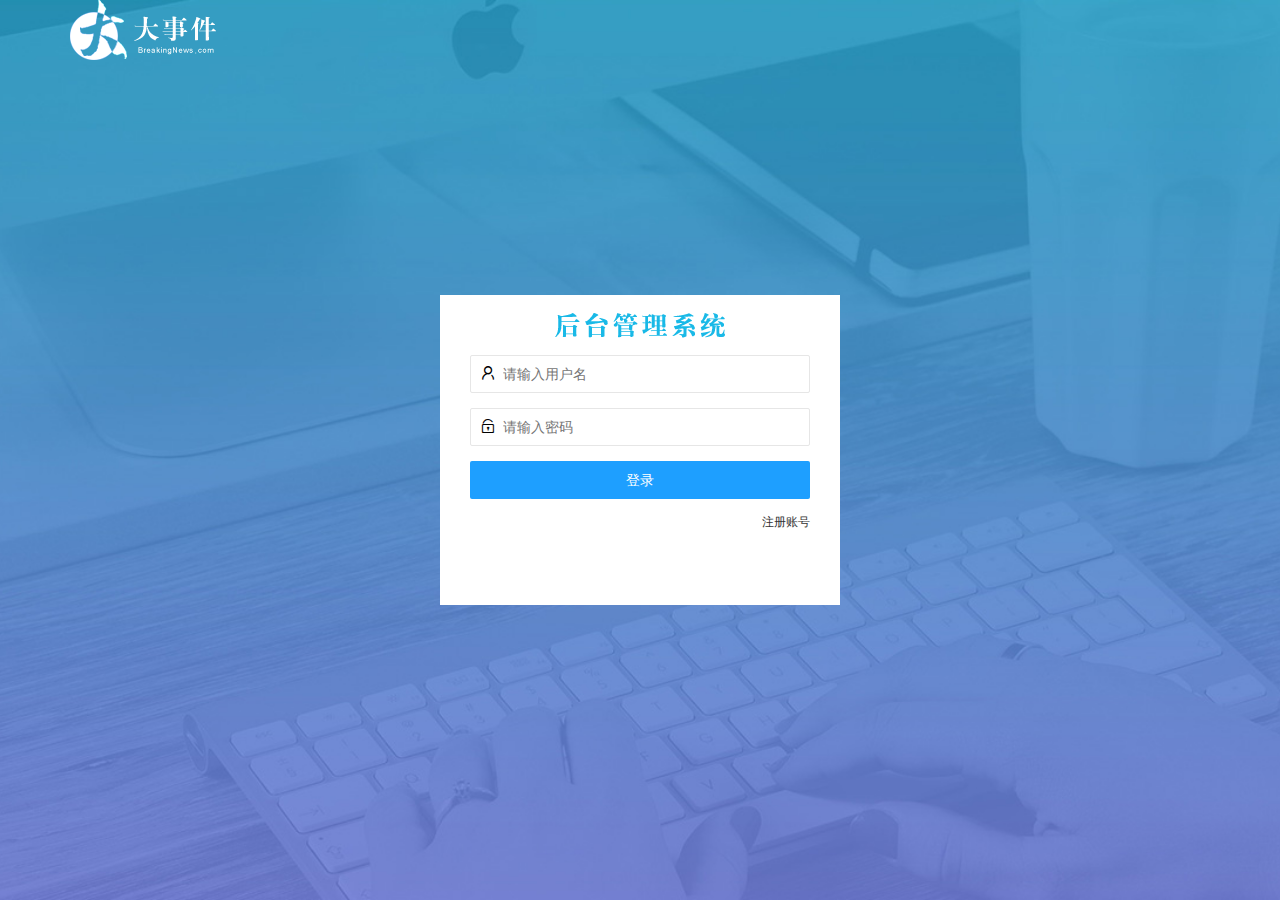
<file: login.html>
<!DOCTYPE html>
<html lang="en">

<head>
  <meta charset="UTF-8" />
  <meta name="viewport" content="width=device-width, initial-scale=1.0" />
  <title>大事件-登录/注册</title>
  <!-- 导入 LayUI 的样式 -->
  <link rel="stylesheet" href="/assets/lib/layui/css/layui.css" />
  <!-- 导入自己的样式表 -->
  <link rel="stylesheet" href="/assets/css/login.css" />
  <script src="./assets/lib/jquery.js"></script>
  <script src="./assets/js/baseapi.js"></script>
  <script src="/assets/lib/layui/layui.all.js"></script>
  <script src="./assets/js/login.js"></script>
</head>

<body>
  <!-- 头部的 Logo 区域 -->
  <div class="layui-main">
    <img src="/assets/images/logo.png" alt="" />
  </div>

  <!-- 登录注册区域 -->
  <div class="loginAndRegBox">
    <div class="title-box"></div>
    <!-- 登录的div -->
    <div class="login-box">
      <!-- 登录的表单 -->
      <form class="layui-form" action="" id="form_login">
        <!-- 用户名 -->
        <div class="layui-form-item">
          <i class="layui-icon layui-icon-username"></i>
          <input type="text" name="username" required lay-verify="required" placeholder="请输入用户名" autocomplete="off"
            class="layui-input" />
        </div>
        <!-- 密码 -->
        <div class="layui-form-item">
          <i class="layui-icon layui-icon-password"></i>
          <input type="password" name="password" required lay-verify="required" placeholder="请输入密码" autocomplete="off"
            class="layui-input" />
        </div>
        <!-- 登录按钮 -->
        <div class="layui-form-item">
          <!-- 注意：表单提交按钮和普通按钮的区别，就是 lay-submit 属性 -->
          <button class="layui-btn layui-btn-fluid layui-btn-normal" lay-submit>登录</button>
        </div>
        <div class="layui-form-item links">
          <a href="javascript:;" id="link_reg">注册账号</a>
        </div>
      </form>
    </div>
    <!-- 注册的div -->
    <div class="reg-box">
      <!-- 注册的表单 -->
      <form class="layui-form" action="" id="form_reg">
        <!-- 用户名 -->
        <div class="layui-form-item">
          <i class="layui-icon layui-icon-username"></i>
          <input type="text" name="username" required lay-verify="required" placeholder="请输入用户名" autocomplete="off"
            class="layui-input" />
        </div>
        <!-- 密码 -->
        <div class="layui-form-item">
          <i class="layui-icon layui-icon-password"></i>
          <input type="password" name="password" required lay-verify="required" placeholder="请输入密码" autocomplete="off"
            class="layui-input" />
        </div>
        <!-- 密码确认框 -->
        <div class="layui-form-item">
          <i class="layui-icon layui-icon-password"></i>
          <input type="password" name="repassword" required lay-verify="required|pwd|repwd" placeholder="再次确认密码"
            autocomplete="off" class="layui-input" />
        </div>
        <!-- 注册按钮 -->
        <div class="layui-form-item">
          <!-- 注意：表单提交按钮和普通按钮的区别，就是 lay-submit 属性 -->
          <button class="layui-btn layui-btn-fluid layui-btn-normal" lay-submit>注册</button>
        </div>
        <div class="layui-form-item links">
          <a href="javascript:;" id="link_login">登录账号</a>
        </div>
      </form>
    </div>
  </div>
</body>

</html>
</file>
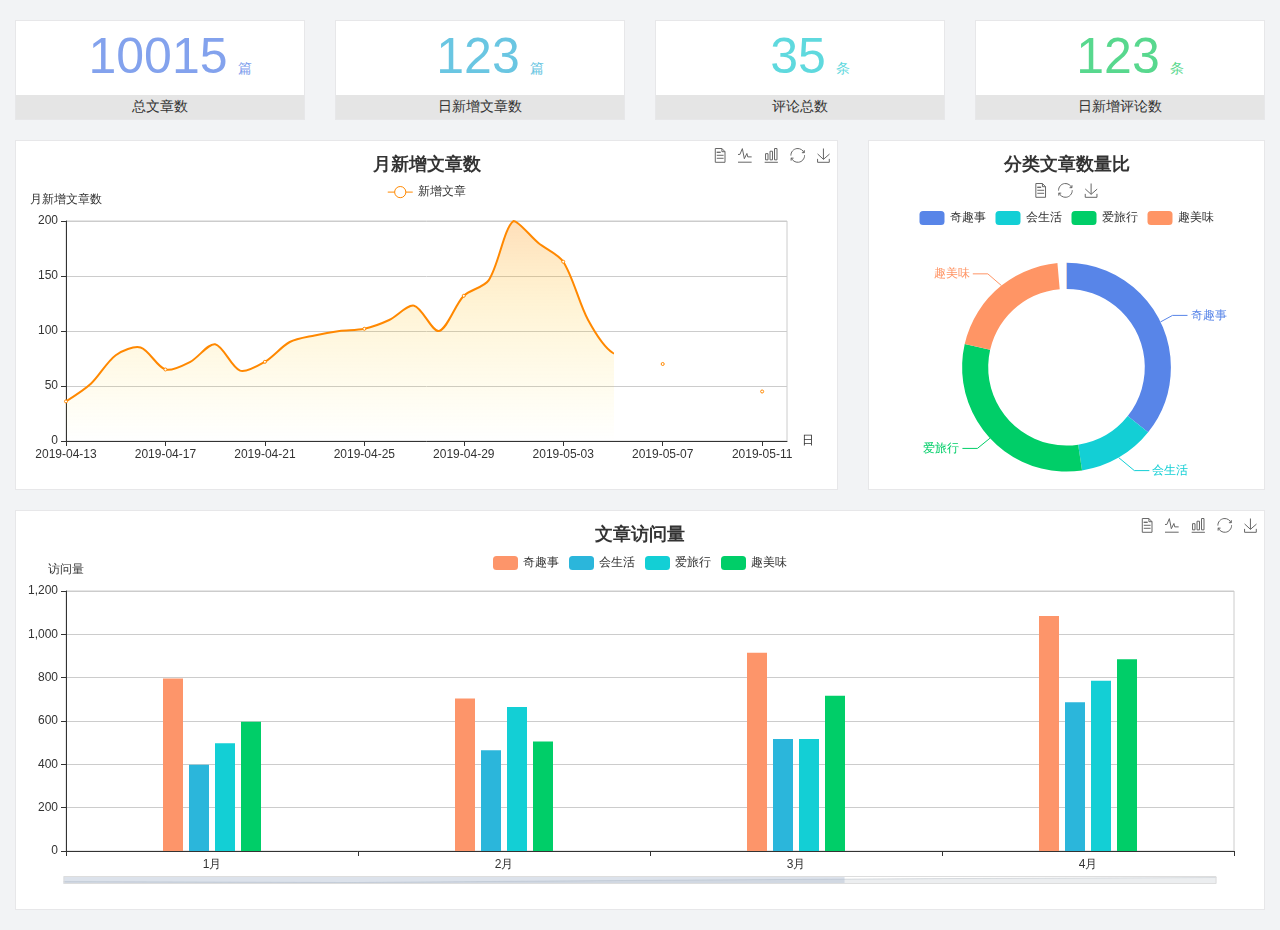
<file: home/dashboard.html>
<!DOCTYPE html>
<html lang="en">

<head>
  <meta charset="UTF-8">
  <meta name="viewport" content="width=device-width, initial-scale=1.0">
  <meta http-equiv="X-UA-Compatible" content="ie=edge">
  <title>图表统计</title>
  <link rel="stylesheet" href="../../assets/lib/bootstrap.css" />
  <link rel="stylesheet" href="../../assets/lib/main.css" />
  <script src="../../assets/lib/jquery.js"></script>
  <script type="text/javascript" src="../../assets/lib/echarts.min.js"></script>
</head>

<body>
  <div class="container-fluid">
    <div class="row spannel_list">
      <div class="col-sm-3 col-xs-6">
        <div class="spannel">
          <em>10015</em><span>篇</span>
          <b>总文章数</b>
        </div>
      </div>
      <div class="col-sm-3 col-xs-6">
        <div class="spannel scolor01">
          <em>123</em><span>篇</span>
          <b>日新增文章数</b>
        </div>
      </div>
      <div class="col-sm-3 col-xs-6">
        <div class="spannel scolor02">
          <em>35</em><span>条</span>
          <b>评论总数</b>
        </div>
      </div>
      <div class="col-sm-3 col-xs-6">
        <div class="spannel scolor03">
          <em>123</em><span>条</span>
          <b>日新增评论数</b>
        </div>
      </div>
    </div>
  </div>

  <div class="container-fluid">
    <div class="row curve-pie">
      <div class="col-lg-8 col-md-8">
        <div class="gragh_pannel" id="curve_show"></div>
      </div>
      <div class="col-lg-4 col-md-4">
        <div class="gragh_pannel" id="pie_show"></div>
      </div>
    </div>
  </div>

  <div class="container-fluid">
    <div class="column_pannel" id="column_show"></div>
  </div>

  <script>
    var oChart = echarts.init(document.getElementById('curve_show'));
    var aList_all = [
      { 'count': 36, 'date': '2019-04-13' },
      { 'count': 52, 'date': '2019-04-14' },
      { 'count': 78, 'date': '2019-04-15' },
      { 'count': 85, 'date': '2019-04-16' },
      { 'count': 65, 'date': '2019-04-17' },
      { 'count': 72, 'date': '2019-04-18' },
      { 'count': 88, 'date': '2019-04-19' },
      { 'count': 64, 'date': '2019-04-20' },
      { 'count': 72, 'date': '2019-04-21' },
      { 'count': 90, 'date': '2019-04-22' },
      { 'count': 96, 'date': '2019-04-23' },
      { 'count': 100, 'date': '2019-04-24' },
      { 'count': 102, 'date': '2019-04-25' },
      { 'count': 110, 'date': '2019-04-26' },
      { 'count': 123, 'date': '2019-04-27' },
      { 'count': 100, 'date': '2019-04-28' },
      { 'count': 132, 'date': '2019-04-29' },
      { 'count': 146, 'date': '2019-04-30' },
      { 'count': 200, 'date': '2019-05-01' },
      { 'count': 180, 'date': '2019-05-02' },
      { 'count': 163, 'date': '2019-05-03' },
      { 'count': 110, 'date': '2019-05-04' },
      { 'count': 80, 'date': '2019-05-05' },
      { 'count': 82, 'date': '2019-05-06' },
      { 'count': 70, 'date': '2019-05-07' },
      { 'count': 65, 'date': '2019-05-08' },
      { 'count': 54, 'date': '2019-05-09' },
      { 'count': 40, 'date': '2019-05-10' },
      { 'count': 45, 'date': '2019-05-11' },
      { 'count': 38, 'date': '2019-05-12' },
    ];

    let aCount = [];
    let aDate = [];

    for (var i = 0; i < aList_all.length; i++) {
      aCount.push(aList_all[i].count);
      aDate.push(aList_all[i].date);
    }

    var chartopt = {
      title: {
        text: '月新增文章数',
        left: 'center',
        top: '10'
      },
      tooltip: {
        trigger: 'axis'
      },
      legend: {
        data: ['新增文章'],
        top: '40'
      },
      toolbox: {
        show: true,
        feature: {
          mark: { show: true },
          dataView: { show: true, readOnly: false },
          magicType: { show: true, type: ['line', 'bar'] },
          restore: { show: true },
          saveAsImage: { show: true }
        }
      },
      calculable: true,
      xAxis: [
        {
          name: '日',
          type: 'category',
          boundaryGap: false,
          data: aDate
        }
      ],
      yAxis: [
        {
          name: '月新增文章数',
          type: 'value'
        }
      ],
      series: [
        {
          name: '新增文章',
          type: 'line',
          smooth: true,
          itemStyle: { normal: { areaStyle: { type: 'default' }, color: '#f80' }, lineStyle: { color: '#f80' } },
          data: aCount
        }],
      areaStyle: {
        normal: {
          color: new echarts.graphic.LinearGradient(0, 0, 0, 1, [{
            offset: 0,
            color: 'rgba(255,136,0,0.39)'
          }, {
            offset: .34,
            color: 'rgba(255,180,0,0.25)'
          }, {
            offset: 1,
            color: 'rgba(255,222,0,0.00)'
          }])

        }
      },
      grid: {
        show: true,
        x: 50,
        x2: 50,
        y: 80,
        height: 220
      }
    };

    oChart.setOption(chartopt);


    var oPie = echarts.init(document.getElementById('pie_show'));
    var oPieopt =
    {
      title: {
        top: 10,
        text: '分类文章数量比',
        x: 'center'
      },
      tooltip: {
        trigger: 'item',
        formatter: "{a} <br/>{b} : {c} ({d}%)"
      },
      color: ['#5885e8', '#13cfd5', '#00ce68', '#ff9565'],
      legend: {
        x: 'center',
        top: 65,
        data: ['奇趣事', '会生活', '爱旅行', '趣美味']
      },
      toolbox: {
        show: true,
        x: 'center',
        top: 35,
        feature: {
          mark: { show: true },
          dataView: { show: true, readOnly: false },
          magicType: {
            show: true,
            type: ['pie', 'funnel'],
            option: {
              funnel: {
                x: '25%',
                width: '50%',
                funnelAlign: 'left',
                max: 1548
              }
            }
          },
          restore: { show: true },
          saveAsImage: { show: true }
        }
      },
      calculable: true,
      series: [
        {
          name: '访问来源',
          type: 'pie',
          radius: ['45%', '60%'],
          center: ['50%', '65%'],
          data: [
            { value: 300, name: '奇趣事' },
            { value: 100, name: '会生活' },
            { value: 260, name: '爱旅行' },
            { value: 180, name: '趣美味' }
          ]
        }
      ]
    };
    oPie.setOption(oPieopt);



    var oColumn = this.echarts.init(document.getElementById('column_show'));
    var oColumnopt =
    {
      title: {
        text: '文章访问量',
        left: 'center',
        top: '10'
      },
      tooltip: {
        trigger: 'axis'
      },
      legend: {
        data: ['奇趣事', '会生活', '爱旅行', '趣美味'],
        top: '40'
      },
      toolbox: {
        show: true,
        feature: {
          mark: { show: true },
          dataView: { show: true, readOnly: false },
          magicType: { show: true, type: ['line', 'bar'] },
          restore: { show: true },
          saveAsImage: { show: true }
        }
      },
      calculable: true,
      xAxis: [
        {
          type: 'category',
          data: ['1月', '2月', '3月', '4月', '5月']
        }
      ],
      yAxis: [
        {
          name: '访问量',
          type: 'value'
        }
      ],
      series: [
        {
          name: '奇趣事',
          type: 'bar',
          barWidth: 20,
          itemStyle: {
            normal: { areaStyle: { type: 'default' }, color: '#fd956a' }
          },
          data: [800, 708, 920, 1090, 1200]
        },
        {
          name: '会生活',
          type: 'bar',
          barWidth: 20,
          itemStyle: {
            normal: { areaStyle: { type: 'default' }, color: '#2bb6db' }
          },
          data: [400, 468, 520, 690, 800]
        },
        {
          name: '爱旅行',
          type: 'bar',
          barWidth: 20,
          itemStyle: {
            normal: { areaStyle: { type: 'default' }, color: '#13cfd5' }
          },
          data: [500, 668, 520, 790, 900]
        },
        {
          name: '趣美味',
          type: 'bar',
          barWidth: 20,
          itemStyle: {
            normal: { areaStyle: { type: 'default' }, color: '#00ce68' }
          },
          data: [600, 508, 720, 890, 1000]
        }
      ],
      grid: {
        show: true,
        x: 50,
        x2: 30,
        y: 80,
        height: 260
      },
      dataZoom: [//给x轴设置滚动条
        {
          start: 0,//默认为0
          end: 100 - 1000 / 31,//默认为100
          type: 'slider',
          show: true,
          xAxisIndex: [0],
          handleSize: 0,//滑动条的 左右2个滑动条的大小
          height: 8,//组件高度
          left: 45, //左边的距离
          right: 50,//右边的距离
          bottom: 26,//右边的距离
          handleColor: '#ddd',//h滑动图标的颜色
          handleStyle: {
            borderColor: "#cacaca",
            borderWidth: "1",
            shadowBlur: 2,
            background: "#ddd",
            shadowColor: "#ddd",
          }
        }]
    };
    oColumn.setOption(oColumnopt);
  </script>
</body>

</html>
</file>
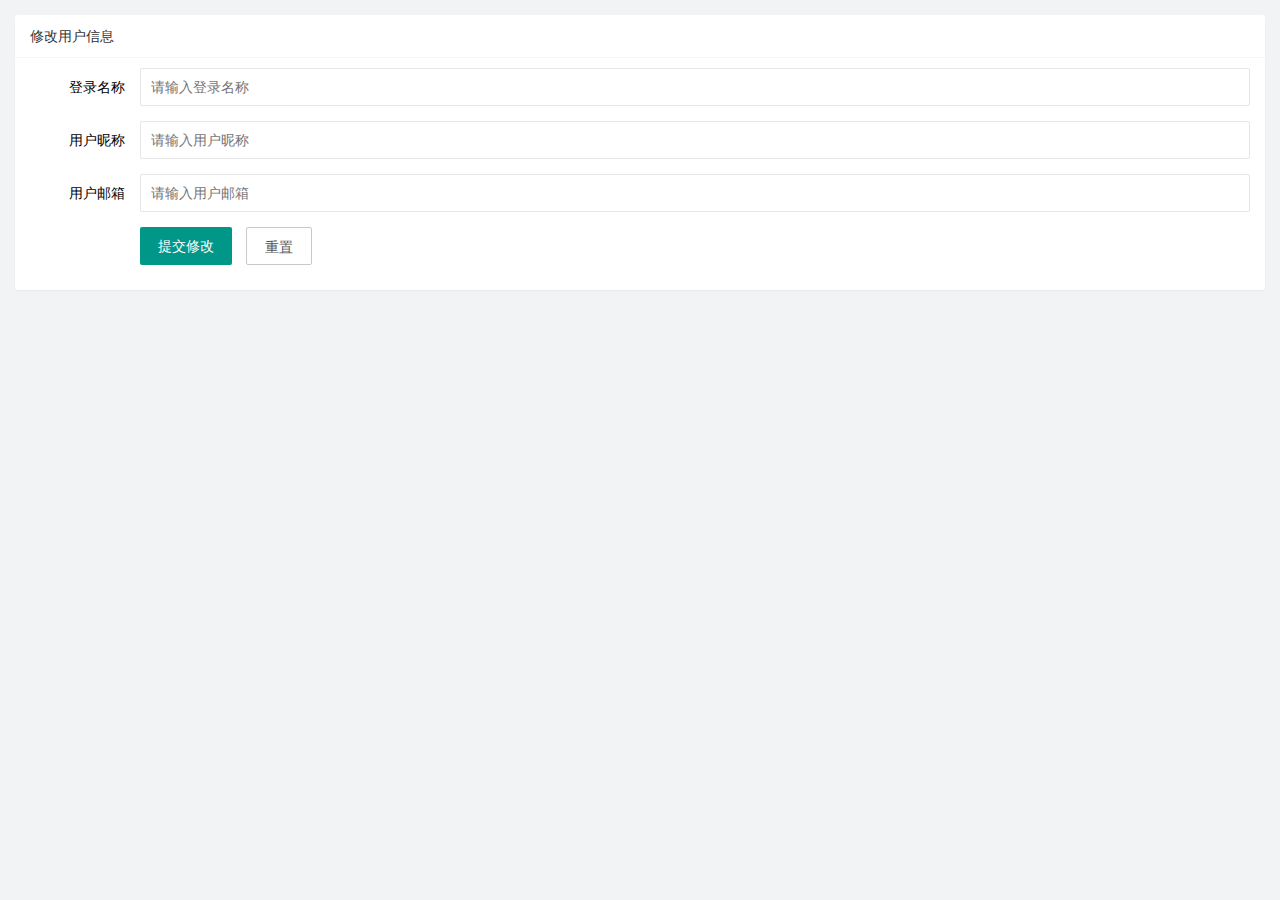
<file: user/user.html>
<!DOCTYPE html>
<html lang="en">

<head>
  <meta charset="UTF-8" />
  <meta name="viewport" content="width=device-width, initial-scale=1.0" />
  <title>Document</title>
  <!-- 导入 layui 的样式 -->
  <link rel="stylesheet" href="/assets/lib/layui/css/layui.css" />
  <!-- 导入自己的样式 -->
  <link rel="stylesheet" href="/assets/css/user/user.css" />
  <!-- 导入 layui 的 js -->
  <script src="/assets/lib/layui/layui.all.js"></script>
  <!-- 导入 jquery -->
  <script src="/assets/lib/jquery.js"></script>
  <script src="/assets/js/baseapi.js"></script>
  <!-- 导入自己的 js -->
  <script src="/assets/js/user.js"></script>
</head>

<body>
  <!-- 卡片区域 -->
  <div class="layui-card">
    <div class="layui-card-header">修改用户信息</div>
    <div class="layui-card-body">
      <!-- form 表单区域 -->
      <form class="layui-form" action="" lay-filter="formUserInfo">
        <!-- 这是隐藏域 -->
        <input type="hidden" name="id" value="" />
        <div class="layui-form-item">
          <label class="layui-form-label">登录名称</label>
          <div class="layui-input-block">
            <input type="text" name="username" required lay-verify="required" placeholder="请输入登录名称" autocomplete="off"
              class="layui-input" readonly />
          </div>
        </div>
        <div class="layui-form-item">
          <label class="layui-form-label">用户昵称</label>
          <div class="layui-input-block">
            <input type="text" name="nickname" required lay-verify="required|nickname" placeholder="请输入用户昵称"
              autocomplete="off" class="layui-input" />
          </div>
        </div>
        <div class="layui-form-item">
          <label class="layui-form-label">用户邮箱</label>
          <div class="layui-input-block">
            <input type="text" name="email" required lay-verify="required|email" placeholder="请输入用户邮箱"
              autocomplete="off" class="layui-input" />
          </div>
        </div>
        <div class="layui-form-item">
          <div class="layui-input-block">
            <button class="layui-btn" lay-submit lay-filter="formDemo">提交修改</button>
            <button type="reset" class="layui-btn layui-btn-primary" id="btnReset">重置</button>
          </div>
        </div>
      </form>
    </div>
  </div>
</body>

</html>
</file>
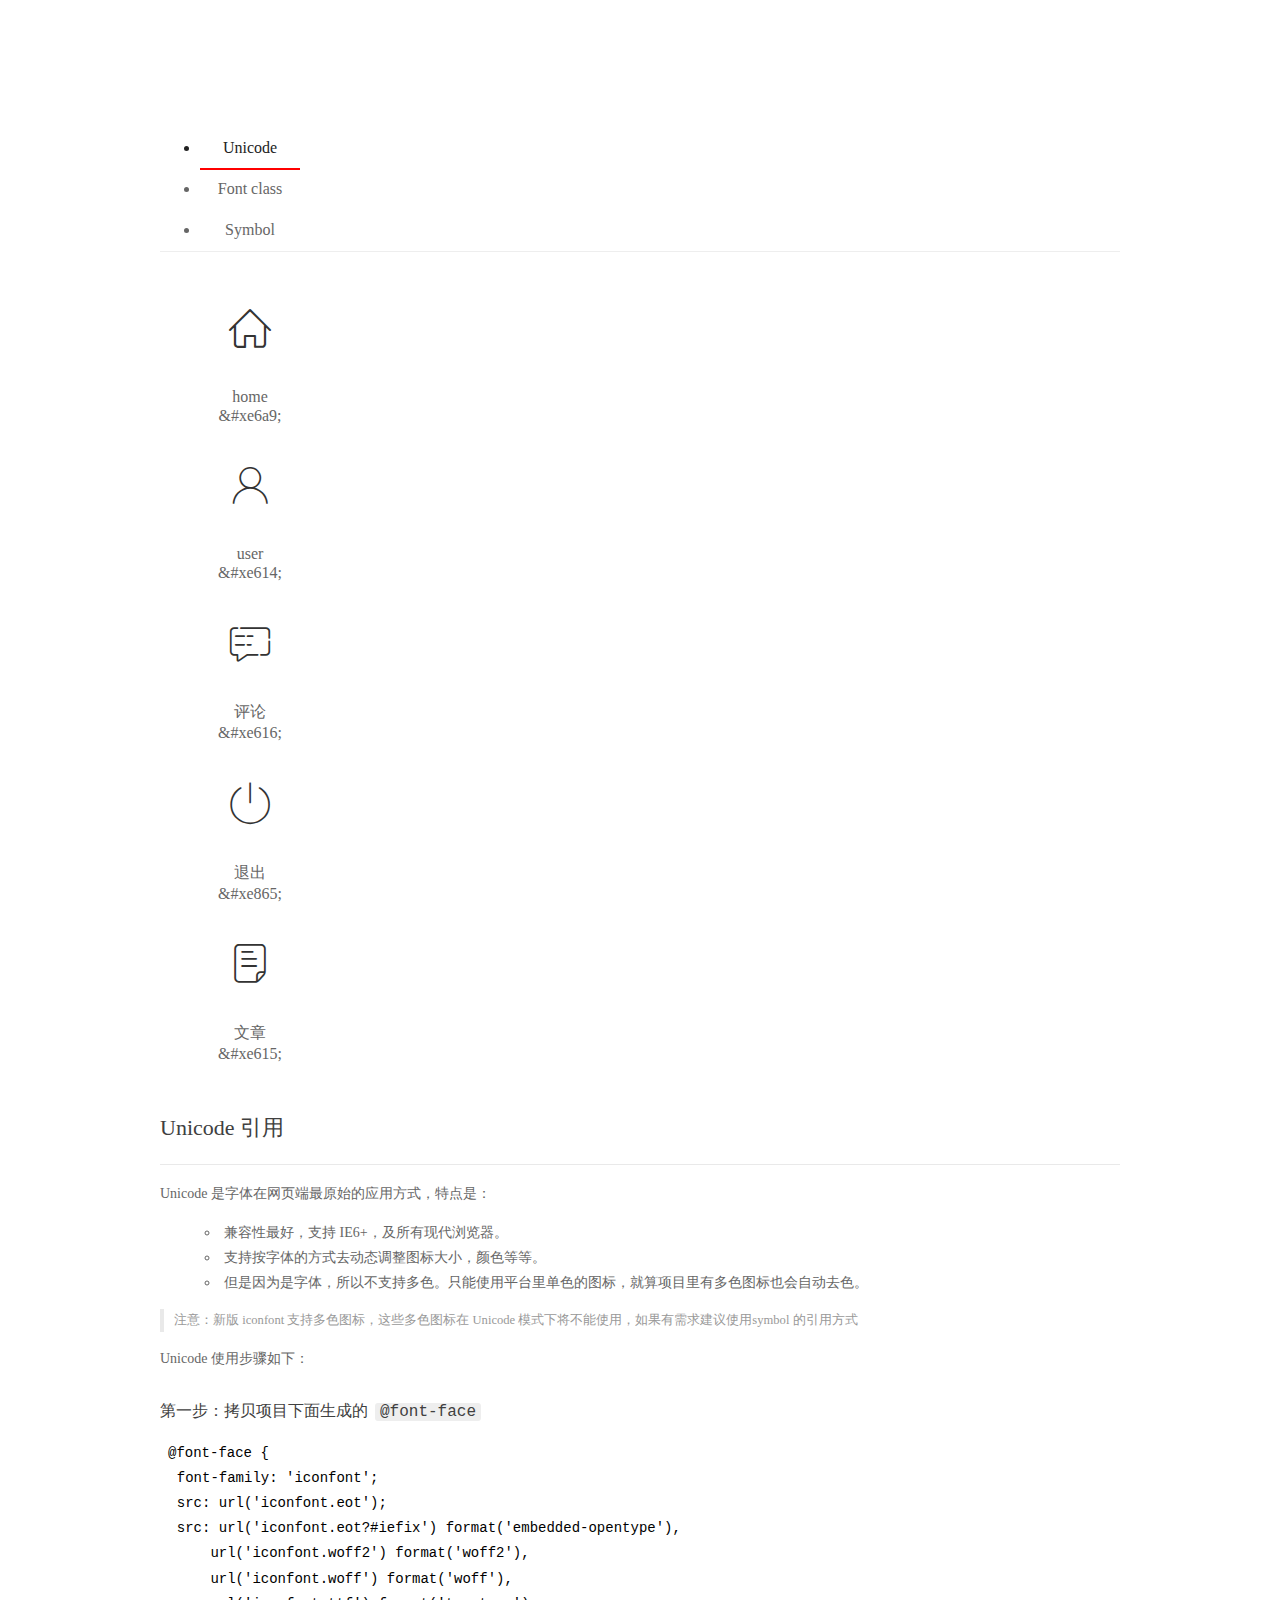
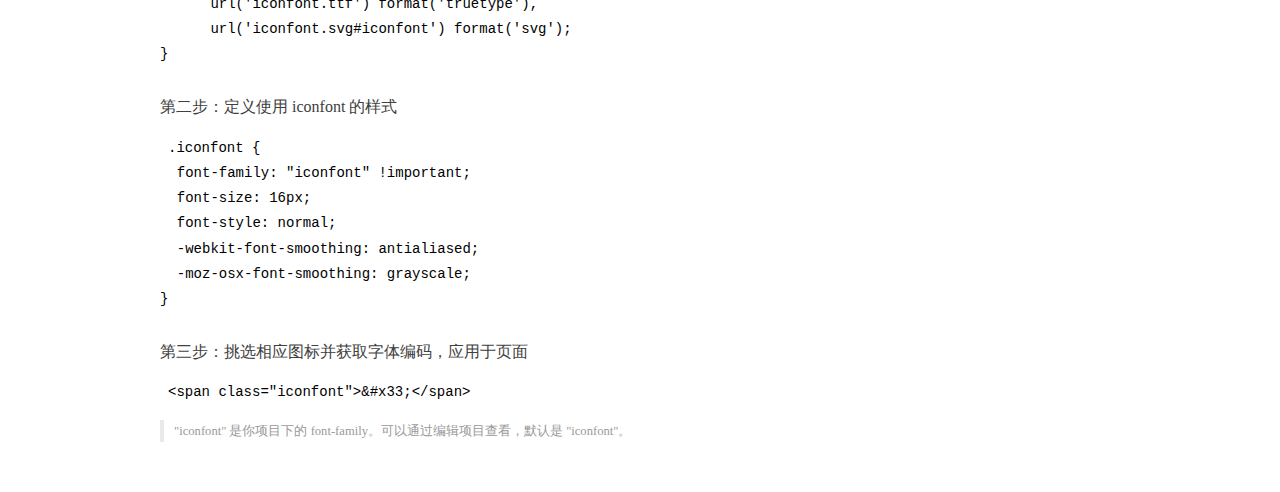
<file: assets/fonts/demo_index.html>
<!DOCTYPE html>
<html>
<head>
  <meta charset="utf-8"/>
  <title>IconFont Demo</title>
  <link rel="shortcut icon" href="https://gtms04.alicdn.com/tps/i4/TB1_oz6GVXXXXaFXpXXJDFnIXXX-64-64.ico" type="image/x-icon"/>
  <link rel="stylesheet" href="https://g.alicdn.com/thx/cube/1.3.2/cube.min.css">
  <link rel="stylesheet" href="demo.css">
  <link rel="stylesheet" href="iconfont.css">
  <script src="iconfont.js"></script>
  <!-- jQuery -->
  <script src="https://a1.alicdn.com/oss/uploads/2018/12/26/7bfddb60-08e8-11e9-9b04-53e73bb6408b.js"></script>
  <!-- 代码高亮 -->
  <script src="https://a1.alicdn.com/oss/uploads/2018/12/26/a3f714d0-08e6-11e9-8a15-ebf944d7534c.js"></script>
</head>
<body>
  <div class="main">
    <h1 class="logo"><a href="https://www.iconfont.cn/" title="iconfont 首页" target="_blank">&#xe86b;</a></h1>
    <div class="nav-tabs">
      <ul id="tabs" class="dib-box">
        <li class="dib active"><span>Unicode</span></li>
        <li class="dib"><span>Font class</span></li>
        <li class="dib"><span>Symbol</span></li>
      </ul>
      
    </div>
    <div class="tab-container">
      <div class="content unicode" style="display: block;">
          <ul class="icon_lists dib-box">
          
            <li class="dib">
              <span class="icon iconfont">&#xe6a9;</span>
                <div class="name">home</div>
                <div class="code-name">&amp;#xe6a9;</div>
              </li>
          
            <li class="dib">
              <span class="icon iconfont">&#xe614;</span>
                <div class="name">user</div>
                <div class="code-name">&amp;#xe614;</div>
              </li>
          
            <li class="dib">
              <span class="icon iconfont">&#xe616;</span>
                <div class="name">评论</div>
                <div class="code-name">&amp;#xe616;</div>
              </li>
          
            <li class="dib">
              <span class="icon iconfont">&#xe865;</span>
                <div class="name">退出</div>
                <div class="code-name">&amp;#xe865;</div>
              </li>
          
            <li class="dib">
              <span class="icon iconfont">&#xe615;</span>
                <div class="name">文章</div>
                <div class="code-name">&amp;#xe615;</div>
              </li>
          
          </ul>
          <div class="article markdown">
          <h2 id="unicode-">Unicode 引用</h2>
          <hr>

          <p>Unicode 是字体在网页端最原始的应用方式，特点是：</p>
          <ul>
            <li>兼容性最好，支持 IE6+，及所有现代浏览器。</li>
            <li>支持按字体的方式去动态调整图标大小，颜色等等。</li>
            <li>但是因为是字体，所以不支持多色。只能使用平台里单色的图标，就算项目里有多色图标也会自动去色。</li>
          </ul>
          <blockquote>
            <p>注意：新版 iconfont 支持多色图标，这些多色图标在 Unicode 模式下将不能使用，如果有需求建议使用symbol 的引用方式</p>
          </blockquote>
          <p>Unicode 使用步骤如下：</p>
          <h3 id="-font-face">第一步：拷贝项目下面生成的 <code>@font-face</code></h3>
<pre><code class="language-css"
>@font-face {
  font-family: 'iconfont';
  src: url('iconfont.eot');
  src: url('iconfont.eot?#iefix') format('embedded-opentype'),
      url('iconfont.woff2') format('woff2'),
      url('iconfont.woff') format('woff'),
      url('iconfont.ttf') format('truetype'),
      url('iconfont.svg#iconfont') format('svg');
}
</code></pre>
          <h3 id="-iconfont-">第二步：定义使用 iconfont 的样式</h3>
<pre><code class="language-css"
>.iconfont {
  font-family: "iconfont" !important;
  font-size: 16px;
  font-style: normal;
  -webkit-font-smoothing: antialiased;
  -moz-osx-font-smoothing: grayscale;
}
</code></pre>
          <h3 id="-">第三步：挑选相应图标并获取字体编码，应用于页面</h3>
<pre>
<code class="language-html"
>&lt;span class="iconfont"&gt;&amp;#x33;&lt;/span&gt;
</code></pre>
          <blockquote>
            <p>"iconfont" 是你项目下的 font-family。可以通过编辑项目查看，默认是 "iconfont"。</p>
          </blockquote>
          </div>
      </div>
      <div class="content font-class">
        <ul class="icon_lists dib-box">
          
          <li class="dib">
            <span class="icon iconfont icon-home"></span>
            <div class="name">
              home
            </div>
            <div class="code-name">.icon-home
            </div>
          </li>
          
          <li class="dib">
            <span class="icon iconfont icon-user"></span>
            <div class="name">
              user
            </div>
            <div class="code-name">.icon-user
            </div>
          </li>
          
          <li class="dib">
            <span class="icon iconfont icon-pinglun"></span>
            <div class="name">
              评论
            </div>
            <div class="code-name">.icon-pinglun
            </div>
          </li>
          
          <li class="dib">
            <span class="icon iconfont icon-tuichu"></span>
            <div class="name">
              退出
            </div>
            <div class="code-name">.icon-tuichu
            </div>
          </li>
          
          <li class="dib">
            <span class="icon iconfont icon-16"></span>
            <div class="name">
              文章
            </div>
            <div class="code-name">.icon-16
            </div>
          </li>
          
        </ul>
        <div class="article markdown">
        <h2 id="font-class-">font-class 引用</h2>
        <hr>

        <p>font-class 是 Unicode 使用方式的一种变种，主要是解决 Unicode 书写不直观，语意不明确的问题。</p>
        <p>与 Unicode 使用方式相比，具有如下特点：</p>
        <ul>
          <li>兼容性良好，支持 IE8+，及所有现代浏览器。</li>
          <li>相比于 Unicode 语意明确，书写更直观。可以很容易分辨这个 icon 是什么。</li>
          <li>因为使用 class 来定义图标，所以当要替换图标时，只需要修改 class 里面的 Unicode 引用。</li>
          <li>不过因为本质上还是使用的字体，所以多色图标还是不支持的。</li>
        </ul>
        <p>使用步骤如下：</p>
        <h3 id="-fontclass-">第一步：引入项目下面生成的 fontclass 代码：</h3>
<pre><code class="language-html">&lt;link rel="stylesheet" href="./iconfont.css"&gt;
</code></pre>
        <h3 id="-">第二步：挑选相应图标并获取类名，应用于页面：</h3>
<pre><code class="language-html">&lt;span class="iconfont icon-xxx"&gt;&lt;/span&gt;
</code></pre>
        <blockquote>
          <p>"
            iconfont" 是你项目下的 font-family。可以通过编辑项目查看，默认是 "iconfont"。</p>
        </blockquote>
      </div>
      </div>
      <div class="content symbol">
          <ul class="icon_lists dib-box">
          
            <li class="dib">
                <svg class="icon svg-icon" aria-hidden="true">
                  <use xlink:href="#icon-home"></use>
                </svg>
                <div class="name">home</div>
                <div class="code-name">#icon-home</div>
            </li>
          
            <li class="dib">
                <svg class="icon svg-icon" aria-hidden="true">
                  <use xlink:href="#icon-user"></use>
                </svg>
                <div class="name">user</div>
                <div class="code-name">#icon-user</div>
            </li>
          
            <li class="dib">
                <svg class="icon svg-icon" aria-hidden="true">
                  <use xlink:href="#icon-pinglun"></use>
                </svg>
                <div class="name">评论</div>
                <div class="code-name">#icon-pinglun</div>
            </li>
          
            <li class="dib">
                <svg class="icon svg-icon" aria-hidden="true">
                  <use xlink:href="#icon-tuichu"></use>
                </svg>
                <div class="name">退出</div>
                <div class="code-name">#icon-tuichu</div>
            </li>
          
            <li class="dib">
                <svg class="icon svg-icon" aria-hidden="true">
                  <use xlink:href="#icon-16"></use>
                </svg>
                <div class="name">文章</div>
                <div class="code-name">#icon-16</div>
            </li>
          
          </ul>
          <div class="article markdown">
          <h2 id="symbol-">Symbol 引用</h2>
          <hr>

          <p>这是一种全新的使用方式，应该说这才是未来的主流，也是平台目前推荐的用法。相关介绍可以参考这篇<a href="">文章</a>
            这种用法其实是做了一个 SVG 的集合，与另外两种相比具有如下特点：</p>
          <ul>
            <li>支持多色图标了，不再受单色限制。</li>
            <li>通过一些技巧，支持像字体那样，通过 <code>font-size</code>, <code>color</code> 来调整样式。</li>
            <li>兼容性较差，支持 IE9+，及现代浏览器。</li>
            <li>浏览器渲染 SVG 的性能一般，还不如 png。</li>
          </ul>
          <p>使用步骤如下：</p>
          <h3 id="-symbol-">第一步：引入项目下面生成的 symbol 代码：</h3>
<pre><code class="language-html">&lt;script src="./iconfont.js"&gt;&lt;/script&gt;
</code></pre>
          <h3 id="-css-">第二步：加入通用 CSS 代码（引入一次就行）：</h3>
<pre><code class="language-html">&lt;style&gt;
.icon {
  width: 1em;
  height: 1em;
  vertical-align: -0.15em;
  fill: currentColor;
  overflow: hidden;
}
&lt;/style&gt;
</code></pre>
          <h3 id="-">第三步：挑选相应图标并获取类名，应用于页面：</h3>
<pre><code class="language-html">&lt;svg class="icon" aria-hidden="true"&gt;
  &lt;use xlink:href="#icon-xxx"&gt;&lt;/use&gt;
&lt;/svg&gt;
</code></pre>
          </div>
      </div>

    </div>
  </div>
  <script>
  $(document).ready(function () {
      $('.tab-container .content:first').show()

      $('#tabs li').click(function (e) {
        var tabContent = $('.tab-container .content')
        var index = $(this).index()

        if ($(this).hasClass('active')) {
          return
        } else {
          $('#tabs li').removeClass('active')
          $(this).addClass('active')

          tabContent.hide().eq(index).fadeIn()
        }
      })
    })
  </script>
</body>
</html>
</file>
<file: assets/lib/layui/css/layui.css>
/** layui-v2.5.5 MIT License By https://www.layui.com */
 .layui-inline,img{display:inline-block;vertical-align:middle}h1,h2,h3,h4,h5,h6{font-weight:400}.layui-edge,.layui-header,.layui-inline,.layui-main{position:relative}.layui-body,.layui-edge,.layui-elip{overflow:hidden}.layui-btn,.layui-edge,.layui-inline,img{vertical-align:middle}.layui-btn,.layui-disabled,.layui-icon,.layui-unselect{-moz-user-select:none;-webkit-user-select:none;-ms-user-select:none}.layui-elip,.layui-form-checkbox span,.layui-form-pane .layui-form-label{text-overflow:ellipsis;white-space:nowrap}.layui-breadcrumb,.layui-tree-btnGroup{visibility:hidden}blockquote,body,button,dd,div,dl,dt,form,h1,h2,h3,h4,h5,h6,input,li,ol,p,pre,td,textarea,th,ul{margin:0;padding:0;-webkit-tap-highlight-color:rgba(0,0,0,0)}a:active,a:hover{outline:0}img{border:none}li{list-style:none}table{border-collapse:collapse;border-spacing:0}h4,h5,h6{font-size:100%}button,input,optgroup,option,select,textarea{font-family:inherit;font-size:inherit;font-style:inherit;font-weight:inherit;outline:0}pre{white-space:pre-wrap;white-space:-moz-pre-wrap;white-space:-pre-wrap;white-space:-o-pre-wrap;word-wrap:break-word}body{line-height:24px;font:14px Helvetica Neue,Helvetica,PingFang SC,Tahoma,Arial,sans-serif}hr{height:1px;margin:10px 0;border:0;clear:both}a{color:#333;text-decoration:none}a:hover{color:#777}a cite{font-style:normal;*cursor:pointer}.layui-border-box,.layui-border-box *{box-sizing:border-box}.layui-box,.layui-box *{box-sizing:content-box}.layui-clear{clear:both;*zoom:1}.layui-clear:after{content:'\20';clear:both;*zoom:1;display:block;height:0}.layui-inline{*display:inline;*zoom:1}.layui-edge{display:inline-block;width:0;height:0;border-width:6px;border-style:dashed;border-color:transparent}.layui-edge-top{top:-4px;border-bottom-color:#999;border-bottom-style:solid}.layui-edge-right{border-left-color:#999;border-left-style:solid}.layui-edge-bottom{top:2px;border-top-color:#999;border-top-style:solid}.layui-edge-left{border-right-color:#999;border-right-style:solid}.layui-disabled,.layui-disabled:hover{color:#d2d2d2!important;cursor:not-allowed!important}.layui-circle{border-radius:100%}.layui-show{display:block!important}.layui-hide{display:none!important}@font-face{font-family:layui-icon;src:url(../font/iconfont.eot?v=250);src:url(../font/iconfont.eot?v=250#iefix) format('embedded-opentype'),url(../font/iconfont.woff2?v=250) format('woff2'),url(../font/iconfont.woff?v=250) format('woff'),url(../font/iconfont.ttf?v=250) format('truetype'),url(../font/iconfont.svg?v=250#layui-icon) format('svg')}.layui-icon{font-family:layui-icon!important;font-size:16px;font-style:normal;-webkit-font-smoothing:antialiased;-moz-osx-font-smoothing:grayscale}.layui-icon-reply-fill:before{content:"\e611"}.layui-icon-set-fill:before{content:"\e614"}.layui-icon-menu-fill:before{content:"\e60f"}.layui-icon-search:before{content:"\e615"}.layui-icon-share:before{content:"\e641"}.layui-icon-set-sm:before{content:"\e620"}.layui-icon-engine:before{content:"\e628"}.layui-icon-close:before{content:"\1006"}.layui-icon-close-fill:before{content:"\1007"}.layui-icon-chart-screen:before{content:"\e629"}.layui-icon-star:before{content:"\e600"}.layui-icon-circle-dot:before{content:"\e617"}.layui-icon-chat:before{content:"\e606"}.layui-icon-release:before{content:"\e609"}.layui-icon-list:before{content:"\e60a"}.layui-icon-chart:before{content:"\e62c"}.layui-icon-ok-circle:before{content:"\1005"}.layui-icon-layim-theme:before{content:"\e61b"}.layui-icon-table:before{content:"\e62d"}.layui-icon-right:before{content:"\e602"}.layui-icon-left:before{content:"\e603"}.layui-icon-cart-simple:before{content:"\e698"}.layui-icon-face-cry:before{content:"\e69c"}.layui-icon-face-smile:before{content:"\e6af"}.layui-icon-survey:before{content:"\e6b2"}.layui-icon-tree:before{content:"\e62e"}.layui-icon-upload-circle:before{content:"\e62f"}.layui-icon-add-circle:before{content:"\e61f"}.layui-icon-download-circle:before{content:"\e601"}.layui-icon-templeate-1:before{content:"\e630"}.layui-icon-util:before{content:"\e631"}.layui-icon-face-surprised:before{content:"\e664"}.layui-icon-edit:before{content:"\e642"}.layui-icon-speaker:before{content:"\e645"}.layui-icon-down:before{content:"\e61a"}.layui-icon-file:before{content:"\e621"}.layui-icon-layouts:before{content:"\e632"}.layui-icon-rate-half:before{content:"\e6c9"}.layui-icon-add-circle-fine:before{content:"\e608"}.layui-icon-prev-circle:before{content:"\e633"}.layui-icon-read:before{content:"\e705"}.layui-icon-404:before{content:"\e61c"}.layui-icon-carousel:before{content:"\e634"}.layui-icon-help:before{content:"\e607"}.layui-icon-code-circle:before{content:"\e635"}.layui-icon-water:before{content:"\e636"}.layui-icon-username:before{content:"\e66f"}.layui-icon-find-fill:before{content:"\e670"}.layui-icon-about:before{content:"\e60b"}.layui-icon-location:before{content:"\e715"}.layui-icon-up:before{content:"\e619"}.layui-icon-pause:before{content:"\e651"}.layui-icon-date:before{content:"\e637"}.layui-icon-layim-uploadfile:before{content:"\e61d"}.layui-icon-delete:before{content:"\e640"}.layui-icon-play:before{content:"\e652"}.layui-icon-top:before{content:"\e604"}.layui-icon-friends:before{content:"\e612"}.layui-icon-refresh-3:before{content:"\e9aa"}.layui-icon-ok:before{content:"\e605"}.layui-icon-layer:before{content:"\e638"}.layui-icon-face-smile-fine:before{content:"\e60c"}.layui-icon-dollar:before{content:"\e659"}.layui-icon-group:before{content:"\e613"}.layui-icon-layim-download:before{content:"\e61e"}.layui-icon-picture-fine:before{content:"\e60d"}.layui-icon-link:before{content:"\e64c"}.layui-icon-diamond:before{content:"\e735"}.layui-icon-log:before{content:"\e60e"}.layui-icon-rate-solid:before{content:"\e67a"}.layui-icon-fonts-del:before{content:"\e64f"}.layui-icon-unlink:before{content:"\e64d"}.layui-icon-fonts-clear:before{content:"\e639"}.layui-icon-triangle-r:before{content:"\e623"}.layui-icon-circle:before{content:"\e63f"}.layui-icon-radio:before{content:"\e643"}.layui-icon-align-center:before{content:"\e647"}.layui-icon-align-right:before{content:"\e648"}.layui-icon-align-left:before{content:"\e649"}.layui-icon-loading-1:before{content:"\e63e"}.layui-icon-return:before{content:"\e65c"}.layui-icon-fonts-strong:before{content:"\e62b"}.layui-icon-upload:before{content:"\e67c"}.layui-icon-dialogue:before{content:"\e63a"}.layui-icon-video:before{content:"\e6ed"}.layui-icon-headset:before{content:"\e6fc"}.layui-icon-cellphone-fine:before{content:"\e63b"}.layui-icon-add-1:before{content:"\e654"}.layui-icon-face-smile-b:before{content:"\e650"}.layui-icon-fonts-html:before{content:"\e64b"}.layui-icon-form:before{content:"\e63c"}.layui-icon-cart:before{content:"\e657"}.layui-icon-camera-fill:before{content:"\e65d"}.layui-icon-tabs:before{content:"\e62a"}.layui-icon-fonts-code:before{content:"\e64e"}.layui-icon-fire:before{content:"\e756"}.layui-icon-set:before{content:"\e716"}.layui-icon-fonts-u:before{content:"\e646"}.layui-icon-triangle-d:before{content:"\e625"}.layui-icon-tips:before{content:"\e702"}.layui-icon-picture:before{content:"\e64a"}.layui-icon-more-vertical:before{content:"\e671"}.layui-icon-flag:before{content:"\e66c"}.layui-icon-loading:before{content:"\e63d"}.layui-icon-fonts-i:before{content:"\e644"}.layui-icon-refresh-1:before{content:"\e666"}.layui-icon-rmb:before{content:"\e65e"}.layui-icon-home:before{content:"\e68e"}.layui-icon-user:before{content:"\e770"}.layui-icon-notice:before{content:"\e667"}.layui-icon-login-weibo:before{content:"\e675"}.layui-icon-voice:before{content:"\e688"}.layui-icon-upload-drag:before{content:"\e681"}.layui-icon-login-qq:before{content:"\e676"}.layui-icon-snowflake:before{content:"\e6b1"}.layui-icon-file-b:before{content:"\e655"}.layui-icon-template:before{content:"\e663"}.layui-icon-auz:before{content:"\e672"}.layui-icon-console:before{content:"\e665"}.layui-icon-app:before{content:"\e653"}.layui-icon-prev:before{content:"\e65a"}.layui-icon-website:before{content:"\e7ae"}.layui-icon-next:before{content:"\e65b"}.layui-icon-component:before{content:"\e857"}.layui-icon-more:before{content:"\e65f"}.layui-icon-login-wechat:before{content:"\e677"}.layui-icon-shrink-right:before{content:"\e668"}.layui-icon-spread-left:before{content:"\e66b"}.layui-icon-camera:before{content:"\e660"}.layui-icon-note:before{content:"\e66e"}.layui-icon-refresh:before{content:"\e669"}.layui-icon-female:before{content:"\e661"}.layui-icon-male:before{content:"\e662"}.layui-icon-password:before{content:"\e673"}.layui-icon-senior:before{content:"\e674"}.layui-icon-theme:before{content:"\e66a"}.layui-icon-tread:before{content:"\e6c5"}.layui-icon-praise:before{content:"\e6c6"}.layui-icon-star-fill:before{content:"\e658"}.layui-icon-rate:before{content:"\e67b"}.layui-icon-template-1:before{content:"\e656"}.layui-icon-vercode:before{content:"\e679"}.layui-icon-cellphone:before{content:"\e678"}.layui-icon-screen-full:before{content:"\e622"}.layui-icon-screen-restore:before{content:"\e758"}.layui-icon-cols:before{content:"\e610"}.layui-icon-export:before{content:"\e67d"}.layui-icon-print:before{content:"\e66d"}.layui-icon-slider:before{content:"\e714"}.layui-icon-addition:before{content:"\e624"}.layui-icon-subtraction:before{content:"\e67e"}.layui-icon-service:before{content:"\e626"}.layui-icon-transfer:before{content:"\e691"}.layui-main{width:1140px;margin:0 auto}.layui-header{z-index:1000;height:60px}.layui-header a:hover{transition:all .5s;-webkit-transition:all .5s}.layui-side{position:fixed;left:0;top:0;bottom:0;z-index:999;width:200px;overflow-x:hidden}.layui-side-scroll{position:relative;width:220px;height:100%;overflow-x:hidden}.layui-body{position:absolute;left:200px;right:0;top:0;bottom:0;z-index:998;width:auto;overflow-y:auto;box-sizing:border-box}.layui-layout-body{overflow:hidden}.layui-layout-admin .layui-header{background-color:#23262E}.layui-layout-admin .layui-side{top:60px;width:200px;overflow-x:hidden}.layui-layout-admin .layui-body{position:fixed;top:60px;bottom:44px}.layui-layout-admin .layui-main{width:auto;margin:0 15px}.layui-layout-admin .layui-footer{position:fixed;left:200px;right:0;bottom:0;height:44px;line-height:44px;padding:0 15px;background-color:#eee}.layui-layout-admin .layui-logo{position:absolute;left:0;top:0;width:200px;height:100%;line-height:60px;text-align:center;color:#009688;font-size:16px}.layui-layout-admin .layui-header .layui-nav{background:0 0}.layui-layout-left{position:absolute!important;left:200px;top:0}.layui-layout-right{position:absolute!important;right:0;top:0}.layui-container{position:relative;margin:0 auto;padding:0 15px;box-sizing:border-box}.layui-fluid{position:relative;margin:0 auto;padding:0 15px}.layui-row:after,.layui-row:before{content:'';display:block;clear:both}.layui-col-lg1,.layui-col-lg10,.layui-col-lg11,.layui-col-lg12,.layui-col-lg2,.layui-col-lg3,.layui-col-lg4,.layui-col-lg5,.layui-col-lg6,.layui-col-lg7,.layui-col-lg8,.layui-col-lg9,.layui-col-md1,.layui-col-md10,.layui-col-md11,.layui-col-md12,.layui-col-md2,.layui-col-md3,.layui-col-md4,.layui-col-md5,.layui-col-md6,.layui-col-md7,.layui-col-md8,.layui-col-md9,.layui-col-sm1,.layui-col-sm10,.layui-col-sm11,.layui-col-sm12,.layui-col-sm2,.layui-col-sm3,.layui-col-sm4,.layui-col-sm5,.layui-col-sm6,.layui-col-sm7,.layui-col-sm8,.layui-col-sm9,.layui-col-xs1,.layui-col-xs10,.layui-col-xs11,.layui-col-xs12,.layui-col-xs2,.layui-col-xs3,.layui-col-xs4,.layui-col-xs5,.layui-col-xs6,.layui-col-xs7,.layui-col-xs8,.layui-col-xs9{position:relative;display:block;box-sizing:border-box}.layui-col-xs1,.layui-col-xs10,.layui-col-xs11,.layui-col-xs12,.layui-col-xs2,.layui-col-xs3,.layui-col-xs4,.layui-col-xs5,.layui-col-xs6,.layui-col-xs7,.layui-col-xs8,.layui-col-xs9{float:left}.layui-col-xs1{width:8.33333333%}.layui-col-xs2{width:16.66666667%}.layui-col-xs3{width:25%}.layui-col-xs4{width:33.33333333%}.layui-col-xs5{width:41.66666667%}.layui-col-xs6{width:50%}.layui-col-xs7{width:58.33333333%}.layui-col-xs8{width:66.66666667%}.layui-col-xs9{width:75%}.layui-col-xs10{width:83.33333333%}.layui-col-xs11{width:91.66666667%}.layui-col-xs12{width:100%}.layui-col-xs-offset1{margin-left:8.33333333%}.layui-col-xs-offset2{margin-left:16.66666667%}.layui-col-xs-offset3{margin-left:25%}.layui-col-xs-offset4{margin-left:33.33333333%}.layui-col-xs-offset5{margin-left:41.66666667%}.layui-col-xs-offset6{margin-left:50%}.layui-col-xs-offset7{margin-left:58.33333333%}.layui-col-xs-offset8{margin-left:66.66666667%}.layui-col-xs-offset9{margin-left:75%}.layui-col-xs-offset10{margin-left:83.33333333%}.layui-col-xs-offset11{margin-left:91.66666667%}.layui-col-xs-offset12{margin-left:100%}@media screen and (max-width:768px){.layui-hide-xs{display:none!important}.layui-show-xs-block{display:block!important}.layui-show-xs-inline{display:inline!important}.layui-show-xs-inline-block{display:inline-block!important}}@media screen and (min-width:768px){.layui-container{width:750px}.layui-hide-sm{display:none!important}.layui-show-sm-block{display:block!important}.layui-show-sm-inline{display:inline!important}.layui-show-sm-inline-block{display:inline-block!important}.layui-col-sm1,.layui-col-sm10,.layui-col-sm11,.layui-col-sm12,.layui-col-sm2,.layui-col-sm3,.layui-col-sm4,.layui-col-sm5,.layui-col-sm6,.layui-col-sm7,.layui-col-sm8,.layui-col-sm9{float:left}.layui-col-sm1{width:8.33333333%}.layui-col-sm2{width:16.66666667%}.layui-col-sm3{width:25%}.layui-col-sm4{width:33.33333333%}.layui-col-sm5{width:41.66666667%}.layui-col-sm6{width:50%}.layui-col-sm7{width:58.33333333%}.layui-col-sm8{width:66.66666667%}.layui-col-sm9{width:75%}.layui-col-sm10{width:83.33333333%}.layui-col-sm11{width:91.66666667%}.layui-col-sm12{width:100%}.layui-col-sm-offset1{margin-left:8.33333333%}.layui-col-sm-offset2{margin-left:16.66666667%}.layui-col-sm-offset3{margin-left:25%}.layui-col-sm-offset4{margin-left:33.33333333%}.layui-col-sm-offset5{margin-left:41.66666667%}.layui-col-sm-offset6{margin-left:50%}.layui-col-sm-offset7{margin-left:58.33333333%}.layui-col-sm-offset8{margin-left:66.66666667%}.layui-col-sm-offset9{margin-left:75%}.layui-col-sm-offset10{margin-left:83.33333333%}.layui-col-sm-offset11{margin-left:91.66666667%}.layui-col-sm-offset12{margin-left:100%}}@media screen and (min-width:992px){.layui-container{width:970px}.layui-hide-md{display:none!important}.layui-show-md-block{display:block!important}.layui-show-md-inline{display:inline!important}.layui-show-md-inline-block{display:inline-block!important}.layui-col-md1,.layui-col-md10,.layui-col-md11,.layui-col-md12,.layui-col-md2,.layui-col-md3,.layui-col-md4,.layui-col-md5,.layui-col-md6,.layui-col-md7,.layui-col-md8,.layui-col-md9{float:left}.layui-col-md1{width:8.33333333%}.layui-col-md2{width:16.66666667%}.layui-col-md3{width:25%}.layui-col-md4{width:33.33333333%}.layui-col-md5{width:41.66666667%}.layui-col-md6{width:50%}.layui-col-md7{width:58.33333333%}.layui-col-md8{width:66.66666667%}.layui-col-md9{width:75%}.layui-col-md10{width:83.33333333%}.layui-col-md11{width:91.66666667%}.layui-col-md12{width:100%}.layui-col-md-offset1{margin-left:8.33333333%}.layui-col-md-offset2{margin-left:16.66666667%}.layui-col-md-offset3{margin-left:25%}.layui-col-md-offset4{margin-left:33.33333333%}.layui-col-md-offset5{margin-left:41.66666667%}.layui-col-md-offset6{margin-left:50%}.layui-col-md-offset7{margin-left:58.33333333%}.layui-col-md-offset8{margin-left:66.66666667%}.layui-col-md-offset9{margin-left:75%}.layui-col-md-offset10{margin-left:83.33333333%}.layui-col-md-offset11{margin-left:91.66666667%}.layui-col-md-offset12{margin-left:100%}}@media screen and (min-width:1200px){.layui-container{width:1170px}.layui-hide-lg{display:none!important}.layui-show-lg-block{display:block!important}.layui-show-lg-inline{display:inline!important}.layui-show-lg-inline-block{display:inline-block!important}.layui-col-lg1,.layui-col-lg10,.layui-col-lg11,.layui-col-lg12,.layui-col-lg2,.layui-col-lg3,.layui-col-lg4,.layui-col-lg5,.layui-col-lg6,.layui-col-lg7,.layui-col-lg8,.layui-col-lg9{float:left}.layui-col-lg1{width:8.33333333%}.layui-col-lg2{width:16.66666667%}.layui-col-lg3{width:25%}.layui-col-lg4{width:33.33333333%}.layui-col-lg5{width:41.66666667%}.layui-col-lg6{width:50%}.layui-col-lg7{width:58.33333333%}.layui-col-lg8{width:66.66666667%}.layui-col-lg9{width:75%}.layui-col-lg10{width:83.33333333%}.layui-col-lg11{width:91.66666667%}.layui-col-lg12{width:100%}.layui-col-lg-offset1{margin-left:8.33333333%}.layui-col-lg-offset2{margin-left:16.66666667%}.layui-col-lg-offset3{margin-left:25%}.layui-col-lg-offset4{margin-left:33.33333333%}.layui-col-lg-offset5{margin-left:41.66666667%}.layui-col-lg-offset6{margin-left:50%}.layui-col-lg-offset7{margin-left:58.33333333%}.layui-col-lg-offset8{margin-left:66.66666667%}.layui-col-lg-offset9{margin-left:75%}.layui-col-lg-offset10{margin-left:83.33333333%}.layui-col-lg-offset11{margin-left:91.66666667%}.layui-col-lg-offset12{margin-left:100%}}.layui-col-space1{margin:-.5px}.layui-col-space1>*{padding:.5px}.layui-col-space3{margin:-1.5px}.layui-col-space3>*{padding:1.5px}.layui-col-space5{margin:-2.5px}.layui-col-space5>*{padding:2.5px}.layui-col-space8{margin:-3.5px}.layui-col-space8>*{padding:3.5px}.layui-col-space10{margin:-5px}.layui-col-space10>*{padding:5px}.layui-col-space12{margin:-6px}.layui-col-space12>*{padding:6px}.layui-col-space15{margin:-7.5px}.layui-col-space15>*{padding:7.5px}.layui-col-space18{margin:-9px}.layui-col-space18>*{padding:9px}.layui-col-space20{margin:-10px}.layui-col-space20>*{padding:10px}.layui-col-space22{margin:-11px}.layui-col-space22>*{padding:11px}.layui-col-space25{margin:-12.5px}.layui-col-space25>*{padding:12.5px}.layui-col-space30{margin:-15px}.layui-col-space30>*{padding:15px}.layui-btn,.layui-input,.layui-select,.layui-textarea,.layui-upload-button{outline:0;-webkit-appearance:none;transition:all .3s;-webkit-transition:all .3s;box-sizing:border-box}.layui-elem-quote{margin-bottom:10px;padding:15px;line-height:22px;border-left:5px solid #009688;border-radius:0 2px 2px 0;background-color:#f2f2f2}.layui-quote-nm{border-style:solid;border-width:1px 1px 1px 5px;background:0 0}.layui-elem-field{margin-bottom:10px;padding:0;border-width:1px;border-style:solid}.layui-elem-field legend{margin-left:20px;padding:0 10px;font-size:20px;font-weight:300}.layui-field-title{margin:10px 0 20px;border-width:1px 0 0}.layui-field-box{padding:10px 15px}.layui-field-title .layui-field-box{padding:10px 0}.layui-progress{position:relative;height:6px;border-radius:20px;background-color:#e2e2e2}.layui-progress-bar{position:absolute;left:0;top:0;width:0;max-width:100%;height:6px;border-radius:20px;text-align:right;background-color:#5FB878;transition:all .3s;-webkit-transition:all .3s}.layui-progress-big,.layui-progress-big .layui-progress-bar{height:18px;line-height:18px}.layui-progress-text{position:relative;top:-20px;line-height:18px;font-size:12px;color:#666}.layui-progress-big .layui-progress-text{position:static;padding:0 10px;color:#fff}.layui-collapse{border-width:1px;border-style:solid;border-radius:2px}.layui-colla-content,.layui-colla-item{border-top-width:1px;border-top-style:solid}.layui-colla-item:first-child{border-top:none}.layui-colla-title{position:relative;height:42px;line-height:42px;padding:0 15px 0 35px;color:#333;background-color:#f2f2f2;cursor:pointer;font-size:14px;overflow:hidden}.layui-colla-content{display:none;padding:10px 15px;line-height:22px;color:#666}.layui-colla-icon{position:absolute;left:15px;top:0;font-size:14px}.layui-card{margin-bottom:15px;border-radius:2px;background-color:#fff;box-shadow:0 1px 2px 0 rgba(0,0,0,.05)}.layui-card:last-child{margin-bottom:0}.layui-card-header{position:relative;height:42px;line-height:42px;padding:0 15px;border-bottom:1px solid #f6f6f6;color:#333;border-radius:2px 2px 0 0;font-size:14px}.layui-bg-black,.layui-bg-blue,.layui-bg-cyan,.layui-bg-green,.layui-bg-orange,.layui-bg-red{color:#fff!important}.layui-card-body{position:relative;padding:10px 15px;line-height:24px}.layui-card-body[pad15]{padding:15px}.layui-card-body[pad20]{padding:20px}.layui-card-body .layui-table{margin:5px 0}.layui-card .layui-tab{margin:0}.layui-panel-window{position:relative;padding:15px;border-radius:0;border-top:5px solid #E6E6E6;background-color:#fff}.layui-auxiliar-moving{position:fixed;left:0;right:0;top:0;bottom:0;width:100%;height:100%;background:0 0;z-index:9999999999}.layui-form-label,.layui-form-mid,.layui-form-select,.layui-input-block,.layui-input-inline,.layui-textarea{position:relative}.layui-bg-red{background-color:#FF5722!important}.layui-bg-orange{background-color:#FFB800!important}.layui-bg-green{background-color:#009688!important}.layui-bg-cyan{background-color:#2F4056!important}.layui-bg-blue{background-color:#1E9FFF!important}.layui-bg-black{background-color:#393D49!important}.layui-bg-gray{background-color:#eee!important;color:#666!important}.layui-badge-rim,.layui-colla-content,.layui-colla-item,.layui-collapse,.layui-elem-field,.layui-form-pane .layui-form-item[pane],.layui-form-pane .layui-form-label,.layui-input,.layui-layedit,.layui-layedit-tool,.layui-quote-nm,.layui-select,.layui-tab-bar,.layui-tab-card,.layui-tab-title,.layui-tab-title .layui-this:after,.layui-textarea{border-color:#e6e6e6}.layui-timeline-item:before,hr{background-color:#e6e6e6}.layui-text{line-height:22px;font-size:14px;color:#666}.layui-text h1,.layui-text h2,.layui-text h3{font-weight:500;color:#333}.layui-text h1{font-size:30px}.layui-text h2{font-size:24px}.layui-text h3{font-size:18px}.layui-text a:not(.layui-btn){color:#01AAED}.layui-text a:not(.layui-btn):hover{text-decoration:underline}.layui-text ul{padding:5px 0 5px 15px}.layui-text ul li{margin-top:5px;list-style-type:disc}.layui-text em,.layui-word-aux{color:#999!important;padding:0 5px!important}.layui-btn{display:inline-block;height:38px;line-height:38px;padding:0 18px;background-color:#009688;color:#fff;white-space:nowrap;text-align:center;font-size:14px;border:none;border-radius:2px;cursor:pointer}.layui-btn:hover{opacity:.8;filter:alpha(opacity=80);color:#fff}.layui-btn:active{opacity:1;filter:alpha(opacity=100)}.layui-btn+.layui-btn{margin-left:10px}.layui-btn-container{font-size:0}.layui-btn-container .layui-btn{margin-right:10px;margin-bottom:10px}.layui-btn-container .layui-btn+.layui-btn{margin-left:0}.layui-table .layui-btn-container .layui-btn{margin-bottom:9px}.layui-btn-radius{border-radius:100px}.layui-btn .layui-icon{margin-right:3px;font-size:18px;vertical-align:bottom;vertical-align:middle\9}.layui-btn-primary{border:1px solid #C9C9C9;background-color:#fff;color:#555}.layui-btn-primary:hover{border-color:#009688;color:#333}.layui-btn-normal{background-color:#1E9FFF}.layui-btn-warm{background-color:#FFB800}.layui-btn-danger{background-color:#FF5722}.layui-btn-checked{background-color:#5FB878}.layui-btn-disabled,.layui-btn-disabled:active,.layui-btn-disabled:hover{border:1px solid #e6e6e6;background-color:#FBFBFB;color:#C9C9C9;cursor:not-allowed;opacity:1}.layui-btn-lg{height:44px;line-height:44px;padding:0 25px;font-size:16px}.layui-btn-sm{height:30px;line-height:30px;padding:0 10px;font-size:12px}.layui-btn-sm i{font-size:16px!important}.layui-btn-xs{height:22px;line-height:22px;padding:0 5px;font-size:12px}.layui-btn-xs i{font-size:14px!important}.layui-btn-group{display:inline-block;vertical-align:middle;font-size:0}.layui-btn-group .layui-btn{margin-left:0!important;margin-right:0!important;border-left:1px solid rgba(255,255,255,.5);border-radius:0}.layui-btn-group .layui-btn-primary{border-left:none}.layui-btn-group .layui-btn-primary:hover{border-color:#C9C9C9;color:#009688}.layui-btn-group .layui-btn:first-child{border-left:none;border-radius:2px 0 0 2px}.layui-btn-group .layui-btn-primary:first-child{border-left:1px solid #c9c9c9}.layui-btn-group .layui-btn:last-child{border-radius:0 2px 2px 0}.layui-btn-group .layui-btn+.layui-btn{margin-left:0}.layui-btn-group+.layui-btn-group{margin-left:10px}.layui-btn-fluid{width:100%}.layui-input,.layui-select,.layui-textarea{height:38px;line-height:1.3;line-height:38px\9;border-width:1px;border-style:solid;background-color:#fff;border-radius:2px}.layui-input::-webkit-input-placeholder,.layui-select::-webkit-input-placeholder,.layui-textarea::-webkit-input-placeholder{line-height:1.3}.layui-input,.layui-textarea{display:block;width:100%;padding-left:10px}.layui-input:hover,.layui-textarea:hover{border-color:#D2D2D2!important}.layui-input:focus,.layui-textarea:focus{border-color:#C9C9C9!important}.layui-textarea{min-height:100px;height:auto;line-height:20px;padding:6px 10px;resize:vertical}.layui-select{padding:0 10px}.layui-form input[type=checkbox],.layui-form input[type=radio],.layui-form select{display:none}.layui-form [lay-ignore]{display:initial}.layui-form-item{margin-bottom:15px;clear:both;*zoom:1}.layui-form-item:after{content:'\20';clear:both;*zoom:1;display:block;height:0}.layui-form-label{float:left;display:block;padding:9px 15px;width:80px;font-weight:400;line-height:20px;text-align:right}.layui-form-label-col{display:block;float:none;padding:9px 0;line-height:20px;text-align:left}.layui-form-item .layui-inline{margin-bottom:5px;margin-right:10px}.layui-input-block{margin-left:110px;min-height:36px}.layui-input-inline{display:inline-block;vertical-align:middle}.layui-form-item .layui-input-inline{float:left;width:190px;margin-right:10px}.layui-form-text .layui-input-inline{width:auto}.layui-form-mid{float:left;display:block;padding:9px 0!important;line-height:20px;margin-right:10px}.layui-form-danger+.layui-form-select .layui-input,.layui-form-danger:focus{border-color:#FF5722!important}.layui-form-select .layui-input{padding-right:30px;cursor:pointer}.layui-form-select .layui-edge{position:absolute;right:10px;top:50%;margin-top:-3px;cursor:pointer;border-width:6px;border-top-color:#c2c2c2;border-top-style:solid;transition:all .3s;-webkit-transition:all .3s}.layui-form-select dl{display:none;position:absolute;left:0;top:42px;padding:5px 0;z-index:899;min-width:100%;border:1px solid #d2d2d2;max-height:300px;overflow-y:auto;background-color:#fff;border-radius:2px;box-shadow:0 2px 4px rgba(0,0,0,.12);box-sizing:border-box}.layui-form-select dl dd,.layui-form-select dl dt{padding:0 10px;line-height:36px;white-space:nowrap;overflow:hidden;text-overflow:ellipsis}.layui-form-select dl dt{font-size:12px;color:#999}.layui-form-select dl dd{cursor:pointer}.layui-form-select dl dd:hover{background-color:#f2f2f2;-webkit-transition:.5s all;transition:.5s all}.layui-form-select .layui-select-group dd{padding-left:20px}.layui-form-select dl dd.layui-select-tips{padding-left:10px!important;color:#999}.layui-form-select dl dd.layui-this{background-color:#5FB878;color:#fff}.layui-form-checkbox,.layui-form-select dl dd.layui-disabled{background-color:#fff}.layui-form-selected dl{display:block}.layui-form-checkbox,.layui-form-checkbox *,.layui-form-switch{display:inline-block;vertical-align:middle}.layui-form-selected .layui-edge{margin-top:-9px;-webkit-transform:rotate(180deg);transform:rotate(180deg);margin-top:-3px\9}:root .layui-form-selected .layui-edge{margin-top:-9px\0/IE9}.layui-form-selectup dl{top:auto;bottom:42px}.layui-select-none{margin:5px 0;text-align:center;color:#999}.layui-select-disabled .layui-disabled{border-color:#eee!important}.layui-select-disabled .layui-edge{border-top-color:#d2d2d2}.layui-form-checkbox{position:relative;height:30px;line-height:30px;margin-right:10px;padding-right:30px;cursor:pointer;font-size:0;-webkit-transition:.1s linear;transition:.1s linear;box-sizing:border-box}.layui-form-checkbox span{padding:0 10px;height:100%;font-size:14px;border-radius:2px 0 0 2px;background-color:#d2d2d2;color:#fff;overflow:hidden}.layui-form-checkbox:hover span{background-color:#c2c2c2}.layui-form-checkbox i{position:absolute;right:0;top:0;width:30px;height:28px;border:1px solid #d2d2d2;border-left:none;border-radius:0 2px 2px 0;color:#fff;font-size:20px;text-align:center}.layui-form-checkbox:hover i{border-color:#c2c2c2;color:#c2c2c2}.layui-form-checked,.layui-form-checked:hover{border-color:#5FB878}.layui-form-checked span,.layui-form-checked:hover span{background-color:#5FB878}.layui-form-checked i,.layui-form-checked:hover i{color:#5FB878}.layui-form-item .layui-form-checkbox{margin-top:4px}.layui-form-checkbox[lay-skin=primary]{height:auto!important;line-height:normal!important;min-width:18px;min-height:18px;border:none!important;margin-right:0;padding-left:28px;padding-right:0;background:0 0}.layui-form-checkbox[lay-skin=primary] span{padding-left:0;padding-right:15px;line-height:18px;background:0 0;color:#666}.layui-form-checkbox[lay-skin=primary] i{right:auto;left:0;width:16px;height:16px;line-height:16px;border:1px solid #d2d2d2;font-size:12px;border-radius:2px;background-color:#fff;-webkit-transition:.1s linear;transition:.1s linear}.layui-form-checkbox[lay-skin=primary]:hover i{border-color:#5FB878;color:#fff}.layui-form-checked[lay-skin=primary] i{border-color:#5FB878!important;background-color:#5FB878;color:#fff}.layui-checkbox-disbaled[lay-skin=primary] span{background:0 0!important;color:#c2c2c2}.layui-checkbox-disbaled[lay-skin=primary]:hover i{border-color:#d2d2d2}.layui-form-item .layui-form-checkbox[lay-skin=primary]{margin-top:10px}.layui-form-switch{position:relative;height:22px;line-height:22px;min-width:35px;padding:0 5px;margin-top:8px;border:1px solid #d2d2d2;border-radius:20px;cursor:pointer;background-color:#fff;-webkit-transition:.1s linear;transition:.1s linear}.layui-form-switch i{position:absolute;left:5px;top:3px;width:16px;height:16px;border-radius:20px;background-color:#d2d2d2;-webkit-transition:.1s linear;transition:.1s linear}.layui-form-switch em{position:relative;top:0;width:25px;margin-left:21px;padding:0!important;text-align:center!important;color:#999!important;font-style:normal!important;font-size:12px}.layui-form-onswitch{border-color:#5FB878;background-color:#5FB878}.layui-checkbox-disbaled,.layui-checkbox-disbaled i{border-color:#e2e2e2!important}.layui-form-onswitch i{left:100%;margin-left:-21px;background-color:#fff}.layui-form-onswitch em{margin-left:5px;margin-right:21px;color:#fff!important}.layui-checkbox-disbaled span{background-color:#e2e2e2!important}.layui-checkbox-disbaled:hover i{color:#fff!important}[lay-radio]{display:none}.layui-form-radio,.layui-form-radio *{display:inline-block;vertical-align:middle}.layui-form-radio{line-height:28px;margin:6px 10px 0 0;padding-right:10px;cursor:pointer;font-size:0}.layui-form-radio *{font-size:14px}.layui-form-radio>i{margin-right:8px;font-size:22px;color:#c2c2c2}.layui-form-radio>i:hover,.layui-form-radioed>i{color:#5FB878}.layui-radio-disbaled>i{color:#e2e2e2!important}.layui-form-pane .layui-form-label{width:110px;padding:8px 15px;height:38px;line-height:20px;border-width:1px;border-style:solid;border-radius:2px 0 0 2px;text-align:center;background-color:#FBFBFB;overflow:hidden;box-sizing:border-box}.layui-form-pane .layui-input-inline{margin-left:-1px}.layui-form-pane .layui-input-block{margin-left:110px;left:-1px}.layui-form-pane .layui-input{border-radius:0 2px 2px 0}.layui-form-pane .layui-form-text .layui-form-label{float:none;width:100%;border-radius:2px;box-sizing:border-box;text-align:left}.layui-form-pane .layui-form-text .layui-input-inline{display:block;margin:0;top:-1px;clear:both}.layui-form-pane .layui-form-text .layui-input-block{margin:0;left:0;top:-1px}.layui-form-pane .layui-form-text .layui-textarea{min-height:100px;border-radius:0 0 2px 2px}.layui-form-pane .layui-form-checkbox{margin:4px 0 4px 10px}.layui-form-pane .layui-form-radio,.layui-form-pane .layui-form-switch{margin-top:6px;margin-left:10px}.layui-form-pane .layui-form-item[pane]{position:relative;border-width:1px;border-style:solid}.layui-form-pane .layui-form-item[pane] .layui-form-label{position:absolute;left:0;top:0;height:100%;border-width:0 1px 0 0}.layui-form-pane .layui-form-item[pane] .layui-input-inline{margin-left:110px}@media screen and (max-width:450px){.layui-form-item .layui-form-label{text-overflow:ellipsis;overflow:hidden;white-space:nowrap}.layui-form-item .layui-inline{display:block;margin-right:0;margin-bottom:20px;clear:both}.layui-form-item .layui-inline:after{content:'\20';clear:both;display:block;height:0}.layui-form-item .layui-input-inline{display:block;float:none;left:-3px;width:auto;margin:0 0 10px 112px}.layui-form-item .layui-input-inline+.layui-form-mid{margin-left:110px;top:-5px;padding:0}.layui-form-item .layui-form-checkbox{margin-right:5px;margin-bottom:5px}}.layui-layedit{border-width:1px;border-style:solid;border-radius:2px}.layui-layedit-tool{padding:3px 5px;border-bottom-width:1px;border-bottom-style:solid;font-size:0}.layedit-tool-fixed{position:fixed;top:0;border-top:1px solid #e2e2e2}.layui-layedit-tool .layedit-tool-mid,.layui-layedit-tool .layui-icon{display:inline-block;vertical-align:middle;text-align:center;font-size:14px}.layui-layedit-tool .layui-icon{position:relative;width:32px;height:30px;line-height:30px;margin:3px 5px;color:#777;cursor:pointer;border-radius:2px}.layui-layedit-tool .layui-icon:hover{color:#393D49}.layui-layedit-tool .layui-icon:active{color:#000}.layui-layedit-tool .layedit-tool-active{background-color:#e2e2e2;color:#000}.layui-layedit-tool .layui-disabled,.layui-layedit-tool .layui-disabled:hover{color:#d2d2d2;cursor:not-allowed}.layui-layedit-tool .layedit-tool-mid{width:1px;height:18px;margin:0 10px;background-color:#d2d2d2}.layedit-tool-html{width:50px!important;font-size:30px!important}.layedit-tool-b,.layedit-tool-code,.layedit-tool-help{font-size:16px!important}.layedit-tool-d,.layedit-tool-face,.layedit-tool-image,.layedit-tool-unlink{font-size:18px!important}.layedit-tool-image input{position:absolute;font-size:0;left:0;top:0;width:100%;height:100%;opacity:.01;filter:Alpha(opacity=1);cursor:pointer}.layui-layedit-iframe iframe{display:block;width:100%}#LAY_layedit_code{overflow:hidden}.layui-laypage{display:inline-block;*display:inline;*zoom:1;vertical-align:middle;margin:10px 0;font-size:0}.layui-laypage>a:first-child,.layui-laypage>a:first-child em{border-radius:2px 0 0 2px}.layui-laypage>a:last-child,.layui-laypage>a:last-child em{border-radius:0 2px 2px 0}.layui-laypage>:first-child{margin-left:0!important}.layui-laypage>:last-child{margin-right:0!important}.layui-laypage a,.layui-laypage button,.layui-laypage input,.layui-laypage select,.layui-laypage span{border:1px solid #e2e2e2}.layui-laypage a,.layui-laypage span{display:inline-block;*display:inline;*zoom:1;vertical-align:middle;padding:0 15px;height:28px;line-height:28px;margin:0 -1px 5px 0;background-color:#fff;color:#333;font-size:12px}.layui-flow-more a *,.layui-laypage input,.layui-table-view select[lay-ignore]{display:inline-block}.layui-laypage a:hover{color:#009688}.layui-laypage em{font-style:normal}.layui-laypage .layui-laypage-spr{color:#999;font-weight:700}.layui-laypage a{text-decoration:none}.layui-laypage .layui-laypage-curr{position:relative}.layui-laypage .layui-laypage-curr em{position:relative;color:#fff}.layui-laypage .layui-laypage-curr .layui-laypage-em{position:absolute;left:-1px;top:-1px;padding:1px;width:100%;height:100%;background-color:#009688}.layui-laypage-em{border-radius:2px}.layui-laypage-next em,.layui-laypage-prev em{font-family:Sim sun;font-size:16px}.layui-laypage .layui-laypage-count,.layui-laypage .layui-laypage-limits,.layui-laypage .layui-laypage-refresh,.layui-laypage .layui-laypage-skip{margin-left:10px;margin-right:10px;padding:0;border:none}.layui-laypage .layui-laypage-limits,.layui-laypage .layui-laypage-refresh{vertical-align:top}.layui-laypage .layui-laypage-refresh i{font-size:18px;cursor:pointer}.layui-laypage select{height:22px;padding:3px;border-radius:2px;cursor:pointer}.layui-laypage .layui-laypage-skip{height:30px;line-height:30px;color:#999}.layui-laypage button,.layui-laypage input{height:30px;line-height:30px;border-radius:2px;vertical-align:top;background-color:#fff;box-sizing:border-box}.layui-laypage input{width:40px;margin:0 10px;padding:0 3px;text-align:center}.layui-laypage input:focus,.layui-laypage select:focus{border-color:#009688!important}.layui-laypage button{margin-left:10px;padding:0 10px;cursor:pointer}.layui-table,.layui-table-view{margin:10px 0}.layui-flow-more{margin:10px 0;text-align:center;color:#999;font-size:14px}.layui-flow-more a{height:32px;line-height:32px}.layui-flow-more a *{vertical-align:top}.layui-flow-more a cite{padding:0 20px;border-radius:3px;background-color:#eee;color:#333;font-style:normal}.layui-flow-more a cite:hover{opacity:.8}.layui-flow-more a i{font-size:30px;color:#737383}.layui-table{width:100%;background-color:#fff;color:#666}.layui-table tr{transition:all .3s;-webkit-transition:all .3s}.layui-table th{text-align:left;font-weight:400}.layui-table tbody tr:hover,.layui-table thead tr,.layui-table-click,.layui-table-header,.layui-table-hover,.layui-table-mend,.layui-table-patch,.layui-table-tool,.layui-table-total,.layui-table-total tr,.layui-table[lay-even] tr:nth-child(even){background-color:#f2f2f2}.layui-table td,.layui-table th,.layui-table-col-set,.layui-table-fixed-r,.layui-table-grid-down,.layui-table-header,.layui-table-page,.layui-table-tips-main,.layui-table-tool,.layui-table-total,.layui-table-view,.layui-table[lay-skin=line],.layui-table[lay-skin=row]{border-width:1px;border-style:solid;border-color:#e6e6e6}.layui-table td,.layui-table th{position:relative;padding:9px 15px;min-height:20px;line-height:20px;font-size:14px}.layui-table[lay-skin=line] td,.layui-table[lay-skin=line] th{border-width:0 0 1px}.layui-table[lay-skin=row] td,.layui-table[lay-skin=row] th{border-width:0 1px 0 0}.layui-table[lay-skin=nob] td,.layui-table[lay-skin=nob] th{border:none}.layui-table img{max-width:100px}.layui-table[lay-size=lg] td,.layui-table[lay-size=lg] th{padding:15px 30px}.layui-table-view .layui-table[lay-size=lg] .layui-table-cell{height:40px;line-height:40px}.layui-table[lay-size=sm] td,.layui-table[lay-size=sm] th{font-size:12px;padding:5px 10px}.layui-table-view .layui-table[lay-size=sm] .layui-table-cell{height:20px;line-height:20px}.layui-table[lay-data]{display:none}.layui-table-box{position:relative;overflow:hidden}.layui-table-view .layui-table{position:relative;width:auto;margin:0}.layui-table-view .layui-table[lay-skin=line]{border-width:0 1px 0 0}.layui-table-view .layui-table[lay-skin=row]{border-width:0 0 1px}.layui-table-view .layui-table td,.layui-table-view .layui-table th{padding:5px 0;border-top:none;border-left:none}.layui-table-view .layui-table th.layui-unselect .layui-table-cell span{cursor:pointer}.layui-table-view .layui-table td{cursor:default}.layui-table-view .layui-table td[data-edit=text]{cursor:text}.layui-table-view .layui-form-checkbox[lay-skin=primary] i{width:18px;height:18px}.layui-table-view .layui-form-radio{line-height:0;padding:0}.layui-table-view .layui-form-radio>i{margin:0;font-size:20px}.layui-table-init{position:absolute;left:0;top:0;width:100%;height:100%;text-align:center;z-index:110}.layui-table-init .layui-icon{position:absolute;left:50%;top:50%;margin:-15px 0 0 -15px;font-size:30px;color:#c2c2c2}.layui-table-header{border-width:0 0 1px;overflow:hidden}.layui-table-header .layui-table{margin-bottom:-1px}.layui-table-tool .layui-inline[lay-event]{position:relative;width:26px;height:26px;padding:5px;line-height:16px;margin-right:10px;text-align:center;color:#333;border:1px solid #ccc;cursor:pointer;-webkit-transition:.5s all;transition:.5s all}.layui-table-tool .layui-inline[lay-event]:hover{border:1px solid #999}.layui-table-tool-temp{padding-right:120px}.layui-table-tool-self{position:absolute;right:17px;top:10px}.layui-table-tool .layui-table-tool-self .layui-inline[lay-event]{margin:0 0 0 10px}.layui-table-tool-panel{position:absolute;top:29px;left:-1px;padding:5px 0;min-width:150px;min-height:40px;border:1px solid #d2d2d2;text-align:left;overflow-y:auto;background-color:#fff;box-shadow:0 2px 4px rgba(0,0,0,.12)}.layui-table-cell,.layui-table-tool-panel li{overflow:hidden;text-overflow:ellipsis;white-space:nowrap}.layui-table-tool-panel li{padding:0 10px;line-height:30px;-webkit-transition:.5s all;transition:.5s all}.layui-table-tool-panel li .layui-form-checkbox[lay-skin=primary]{width:100%;padding-left:28px}.layui-table-tool-panel li:hover{background-color:#f2f2f2}.layui-table-tool-panel li .layui-form-checkbox[lay-skin=primary] i{position:absolute;left:0;top:0}.layui-table-tool-panel li .layui-form-checkbox[lay-skin=primary] span{padding:0}.layui-table-tool .layui-table-tool-self .layui-table-tool-panel{left:auto;right:-1px}.layui-table-col-set{position:absolute;right:0;top:0;width:20px;height:100%;border-width:0 0 0 1px;background-color:#fff}.layui-table-sort{width:10px;height:20px;margin-left:5px;cursor:pointer!important}.layui-table-sort .layui-edge{position:absolute;left:5px;border-width:5px}.layui-table-sort .layui-table-sort-asc{top:3px;border-top:none;border-bottom-style:solid;border-bottom-color:#b2b2b2}.layui-table-sort .layui-table-sort-asc:hover{border-bottom-color:#666}.layui-table-sort .layui-table-sort-desc{bottom:5px;border-bottom:none;border-top-style:solid;border-top-color:#b2b2b2}.layui-table-sort .layui-table-sort-desc:hover{border-top-color:#666}.layui-table-sort[lay-sort=asc] .layui-table-sort-asc{border-bottom-color:#000}.layui-table-sort[lay-sort=desc] .layui-table-sort-desc{border-top-color:#000}.layui-table-cell{height:28px;line-height:28px;padding:0 15px;position:relative;box-sizing:border-box}.layui-table-cell .layui-form-checkbox[lay-skin=primary]{top:-1px;padding:0}.layui-table-cell .layui-table-link{color:#01AAED}.laytable-cell-checkbox,.laytable-cell-numbers,.laytable-cell-radio,.laytable-cell-space{padding:0;text-align:center}.layui-table-body{position:relative;overflow:auto;margin-right:-1px;margin-bottom:-1px}.layui-table-body .layui-none{line-height:26px;padding:15px;text-align:center;color:#999}.layui-table-fixed{position:absolute;left:0;top:0;z-index:101}.layui-table-fixed .layui-table-body{overflow:hidden}.layui-table-fixed-l{box-shadow:0 -1px 8px rgba(0,0,0,.08)}.layui-table-fixed-r{left:auto;right:-1px;border-width:0 0 0 1px;box-shadow:-1px 0 8px rgba(0,0,0,.08)}.layui-table-fixed-r .layui-table-header{position:relative;overflow:visible}.layui-table-mend{position:absolute;right:-49px;top:0;height:100%;width:50px}.layui-table-tool{position:relative;z-index:890;width:100%;min-height:50px;line-height:30px;padding:10px 15px;border-width:0 0 1px}.layui-table-tool .layui-btn-container{margin-bottom:-10px}.layui-table-page,.layui-table-total{border-width:1px 0 0;margin-bottom:-1px;overflow:hidden}.layui-table-page{position:relative;width:100%;padding:7px 7px 0;height:41px;font-size:12px;white-space:nowrap}.layui-table-page>div{height:26px}.layui-table-page .layui-laypage{margin:0}.layui-table-page .layui-laypage a,.layui-table-page .layui-laypage span{height:26px;line-height:26px;margin-bottom:10px;border:none;background:0 0}.layui-table-page .layui-laypage a,.layui-table-page .layui-laypage span.layui-laypage-curr{padding:0 12px}.layui-table-page .layui-laypage span{margin-left:0;padding:0}.layui-table-page .layui-laypage .layui-laypage-prev{margin-left:-7px!important}.layui-table-page .layui-laypage .layui-laypage-curr .layui-laypage-em{left:0;top:0;padding:0}.layui-table-page .layui-laypage button,.layui-table-page .layui-laypage input{height:26px;line-height:26px}.layui-table-page .layui-laypage input{width:40px}.layui-table-page .layui-laypage button{padding:0 10px}.layui-table-page select{height:18px}.layui-table-patch .layui-table-cell{padding:0;width:30px}.layui-table-edit{position:absolute;left:0;top:0;width:100%;height:100%;padding:0 14px 1px;border-radius:0;box-shadow:1px 1px 20px rgba(0,0,0,.15)}.layui-table-edit:focus{border-color:#5FB878!important}select.layui-table-edit{padding:0 0 0 10px;border-color:#C9C9C9}.layui-table-view .layui-form-checkbox,.layui-table-view .layui-form-radio,.layui-table-view .layui-form-switch{top:0;margin:0;box-sizing:content-box}.layui-table-view .layui-form-checkbox{top:-1px;height:26px;line-height:26px}.layui-table-view .layui-form-checkbox i{height:26px}.layui-table-grid .layui-table-cell{overflow:visible}.layui-table-grid-down{position:absolute;top:0;right:0;width:26px;height:100%;padding:5px 0;border-width:0 0 0 1px;text-align:center;background-color:#fff;color:#999;cursor:pointer}.layui-table-grid-down .layui-icon{position:absolute;top:50%;left:50%;margin:-8px 0 0 -8px}.layui-table-grid-down:hover{background-color:#fbfbfb}body .layui-table-tips .layui-layer-content{background:0 0;padding:0;box-shadow:0 1px 6px rgba(0,0,0,.12)}.layui-table-tips-main{margin:-44px 0 0 -1px;max-height:150px;padding:8px 15px;font-size:14px;overflow-y:scroll;background-color:#fff;color:#666}.layui-table-tips-c{position:absolute;right:-3px;top:-13px;width:20px;height:20px;padding:3px;cursor:pointer;background-color:#666;border-radius:50%;color:#fff}.layui-table-tips-c:hover{background-color:#777}.layui-table-tips-c:before{position:relative;right:-2px}.layui-upload-file{display:none!important;opacity:.01;filter:Alpha(opacity=1)}.layui-upload-drag,.layui-upload-form,.layui-upload-wrap{display:inline-block}.layui-upload-list{margin:10px 0}.layui-upload-choose{padding:0 10px;color:#999}.layui-upload-drag{position:relative;padding:30px;border:1px dashed #e2e2e2;background-color:#fff;text-align:center;cursor:pointer;color:#999}.layui-upload-drag .layui-icon{font-size:50px;color:#009688}.layui-upload-drag[lay-over]{border-color:#009688}.layui-upload-iframe{position:absolute;width:0;height:0;border:0;visibility:hidden}.layui-upload-wrap{position:relative;vertical-align:middle}.layui-upload-wrap .layui-upload-file{display:block!important;position:absolute;left:0;top:0;z-index:10;font-size:100px;width:100%;height:100%;opacity:.01;filter:Alpha(opacity=1);cursor:pointer}.layui-transfer-active,.layui-transfer-box{display:inline-block;vertical-align:middle}.layui-transfer-box,.layui-transfer-header,.layui-transfer-search{border-width:0;border-style:solid;border-color:#e6e6e6}.layui-transfer-box{position:relative;border-width:1px;width:200px;height:360px;border-radius:2px;background-color:#fff}.layui-transfer-box .layui-form-checkbox{width:100%;margin:0!important}.layui-transfer-header{height:38px;line-height:38px;padding:0 10px;border-bottom-width:1px}.layui-transfer-search{position:relative;padding:10px;border-bottom-width:1px}.layui-transfer-search .layui-input{height:32px;padding-left:30px;font-size:12px}.layui-transfer-search .layui-icon-search{position:absolute;left:20px;top:50%;margin-top:-8px;color:#666}.layui-transfer-active{margin:0 15px}.layui-transfer-active .layui-btn{display:block;margin:0;padding:0 15px;background-color:#5FB878;border-color:#5FB878;color:#fff}.layui-transfer-active .layui-btn-disabled{background-color:#FBFBFB;border-color:#e6e6e6;color:#C9C9C9}.layui-transfer-active .layui-btn:first-child{margin-bottom:15px}.layui-transfer-active .layui-btn .layui-icon{margin:0;font-size:14px!important}.layui-transfer-data{padding:5px 0;overflow:auto}.layui-transfer-data li{height:32px;line-height:32px;padding:0 10px}.layui-transfer-data li:hover{background-color:#f2f2f2;transition:.5s all}.layui-transfer-data .layui-none{padding:15px 10px;text-align:center;color:#999}.layui-nav{position:relative;padding:0 20px;background-color:#393D49;color:#fff;border-radius:2px;font-size:0;box-sizing:border-box}.layui-nav *{font-size:14px}.layui-nav .layui-nav-item{position:relative;display:inline-block;*display:inline;*zoom:1;vertical-align:middle;line-height:60px}.layui-nav .layui-nav-item a{display:block;padding:0 20px;color:#fff;color:rgba(255,255,255,.7);transition:all .3s;-webkit-transition:all .3s}.layui-nav .layui-this:after,.layui-nav-bar,.layui-nav-tree .layui-nav-itemed:after{position:absolute;left:0;top:0;width:0;height:5px;background-color:#5FB878;transition:all .2s;-webkit-transition:all .2s}.layui-nav-bar{z-index:1000}.layui-nav .layui-nav-item a:hover,.layui-nav .layui-this a{color:#fff}.layui-nav .layui-this:after{content:'';top:auto;bottom:0;width:100%}.layui-nav-img{width:30px;height:30px;margin-right:10px;border-radius:50%}.layui-nav .layui-nav-more{content:'';width:0;height:0;border-style:solid dashed dashed;border-color:#fff transparent transparent;overflow:hidden;cursor:pointer;transition:all .2s;-webkit-transition:all .2s;position:absolute;top:50%;right:3px;margin-top:-3px;border-width:6px;border-top-color:rgba(255,255,255,.7)}.layui-nav .layui-nav-mored,.layui-nav-itemed>a .layui-nav-more{margin-top:-9px;border-style:dashed dashed solid;border-color:transparent transparent #fff}.layui-nav-child{display:none;position:absolute;left:0;top:65px;min-width:100%;line-height:36px;padding:5px 0;box-shadow:0 2px 4px rgba(0,0,0,.12);border:1px solid #d2d2d2;background-color:#fff;z-index:100;border-radius:2px;white-space:nowrap}.layui-nav .layui-nav-child a{color:#333}.layui-nav .layui-nav-child a:hover{background-color:#f2f2f2;color:#000}.layui-nav-child dd{position:relative}.layui-nav .layui-nav-child dd.layui-this a,.layui-nav-child dd.layui-this{background-color:#5FB878;color:#fff}.layui-nav-child dd.layui-this:after{display:none}.layui-nav-tree{width:200px;padding:0}.layui-nav-tree .layui-nav-item{display:block;width:100%;line-height:45px}.layui-nav-tree .layui-nav-item a{position:relative;height:45px;line-height:45px;text-overflow:ellipsis;overflow:hidden;white-space:nowrap}.layui-nav-tree .layui-nav-item a:hover{background-color:#4E5465}.layui-nav-tree .layui-nav-bar{width:5px;height:0;background-color:#009688}.layui-nav-tree .layui-nav-child dd.layui-this,.layui-nav-tree .layui-nav-child dd.layui-this a,.layui-nav-tree .layui-this,.layui-nav-tree .layui-this>a,.layui-nav-tree .layui-this>a:hover{background-color:#009688;color:#fff}.layui-nav-tree .layui-this:after{display:none}.layui-nav-itemed>a,.layui-nav-tree .layui-nav-title a,.layui-nav-tree .layui-nav-title a:hover{color:#fff!important}.layui-nav-tree .layui-nav-child{position:relative;z-index:0;top:0;border:none;box-shadow:none}.layui-nav-tree .layui-nav-child a{height:40px;line-height:40px;color:#fff;color:rgba(255,255,255,.7)}.layui-nav-tree .layui-nav-child,.layui-nav-tree .layui-nav-child a:hover{background:0 0;color:#fff}.layui-nav-tree .layui-nav-more{right:10px}.layui-nav-itemed>.layui-nav-child{display:block;padding:0;background-color:rgba(0,0,0,.3)!important}.layui-nav-itemed>.layui-nav-child>.layui-this>.layui-nav-child{display:block}.layui-nav-side{position:fixed;top:0;bottom:0;left:0;overflow-x:hidden;z-index:999}.layui-bg-blue .layui-nav-bar,.layui-bg-blue .layui-nav-itemed:after,.layui-bg-blue .layui-this:after{background-color:#93D1FF}.layui-bg-blue .layui-nav-child dd.layui-this{background-color:#1E9FFF}.layui-bg-blue .layui-nav-itemed>a,.layui-nav-tree.layui-bg-blue .layui-nav-title a,.layui-nav-tree.layui-bg-blue .layui-nav-title a:hover{background-color:#007DDB!important}.layui-breadcrumb{font-size:0}.layui-breadcrumb>*{font-size:14px}.layui-breadcrumb a{color:#999!important}.layui-breadcrumb a:hover{color:#5FB878!important}.layui-breadcrumb a cite{color:#666;font-style:normal}.layui-breadcrumb span[lay-separator]{margin:0 10px;color:#999}.layui-tab{margin:10px 0;text-align:left!important}.layui-tab[overflow]>.layui-tab-title{overflow:hidden}.layui-tab-title{position:relative;left:0;height:40px;white-space:nowrap;font-size:0;border-bottom-width:1px;border-bottom-style:solid;transition:all .2s;-webkit-transition:all .2s}.layui-tab-title li{display:inline-block;*display:inline;*zoom:1;vertical-align:middle;font-size:14px;transition:all .2s;-webkit-transition:all .2s;position:relative;line-height:40px;min-width:65px;padding:0 15px;text-align:center;cursor:pointer}.layui-tab-title li a{display:block}.layui-tab-title .layui-this{color:#000}.layui-tab-title .layui-this:after{position:absolute;left:0;top:0;content:'';width:100%;height:41px;border-width:1px;border-style:solid;border-bottom-color:#fff;border-radius:2px 2px 0 0;box-sizing:border-box;pointer-events:none}.layui-tab-bar{position:absolute;right:0;top:0;z-index:10;width:30px;height:39px;line-height:39px;border-width:1px;border-style:solid;border-radius:2px;text-align:center;background-color:#fff;cursor:pointer}.layui-tab-bar .layui-icon{position:relative;display:inline-block;top:3px;transition:all .3s;-webkit-transition:all .3s}.layui-tab-item{display:none}.layui-tab-more{padding-right:30px;height:auto!important;white-space:normal!important}.layui-tab-more li.layui-this:after{border-bottom-color:#e2e2e2;border-radius:2px}.layui-tab-more .layui-tab-bar .layui-icon{top:-2px;top:3px\9;-webkit-transform:rotate(180deg);transform:rotate(180deg)}:root .layui-tab-more .layui-tab-bar .layui-icon{top:-2px\0/IE9}.layui-tab-content{padding:10px}.layui-tab-title li .layui-tab-close{position:relative;display:inline-block;width:18px;height:18px;line-height:20px;margin-left:8px;top:1px;text-align:center;font-size:14px;color:#c2c2c2;transition:all .2s;-webkit-transition:all .2s}.layui-tab-title li .layui-tab-close:hover{border-radius:2px;background-color:#FF5722;color:#fff}.layui-tab-brief>.layui-tab-title .layui-this{color:#009688}.layui-tab-brief>.layui-tab-more li.layui-this:after,.layui-tab-brief>.layui-tab-title .layui-this:after{border:none;border-radius:0;border-bottom:2px solid #5FB878}.layui-tab-brief[overflow]>.layui-tab-title .layui-this:after{top:-1px}.layui-tab-card{border-width:1px;border-style:solid;border-radius:2px;box-shadow:0 2px 5px 0 rgba(0,0,0,.1)}.layui-tab-card>.layui-tab-title{background-color:#f2f2f2}.layui-tab-card>.layui-tab-title li{margin-right:-1px;margin-left:-1px}.layui-tab-card>.layui-tab-title .layui-this{background-color:#fff}.layui-tab-card>.layui-tab-title .layui-this:after{border-top:none;border-width:1px;border-bottom-color:#fff}.layui-tab-card>.layui-tab-title .layui-tab-bar{height:40px;line-height:40px;border-radius:0;border-top:none;border-right:none}.layui-tab-card>.layui-tab-more .layui-this{background:0 0;color:#5FB878}.layui-tab-card>.layui-tab-more .layui-this:after{border:none}.layui-timeline{padding-left:5px}.layui-timeline-item{position:relative;padding-bottom:20px}.layui-timeline-axis{position:absolute;left:-5px;top:0;z-index:10;width:20px;height:20px;line-height:20px;background-color:#fff;color:#5FB878;border-radius:50%;text-align:center;cursor:pointer}.layui-timeline-axis:hover{color:#FF5722}.layui-timeline-item:before{content:'';position:absolute;left:5px;top:0;z-index:0;width:1px;height:100%}.layui-timeline-item:last-child:before{display:none}.layui-timeline-item:first-child:before{display:block}.layui-timeline-content{padding-left:25px}.layui-timeline-title{position:relative;margin-bottom:10px}.layui-badge,.layui-badge-dot,.layui-badge-rim{position:relative;display:inline-block;padding:0 6px;font-size:12px;text-align:center;background-color:#FF5722;color:#fff;border-radius:2px}.layui-badge{height:18px;line-height:18px}.layui-badge-dot{width:8px;height:8px;padding:0;border-radius:50%}.layui-badge-rim{height:18px;line-height:18px;border-width:1px;border-style:solid;background-color:#fff;color:#666}.layui-btn .layui-badge,.layui-btn .layui-badge-dot{margin-left:5px}.layui-nav .layui-badge,.layui-nav .layui-badge-dot{position:absolute;top:50%;margin:-8px 6px 0}.layui-tab-title .layui-badge,.layui-tab-title .layui-badge-dot{left:5px;top:-2px}.layui-carousel{position:relative;left:0;top:0;background-color:#f8f8f8}.layui-carousel>[carousel-item]{position:relative;width:100%;height:100%;overflow:hidden}.layui-carousel>[carousel-item]:before{position:absolute;content:'\e63d';left:50%;top:50%;width:100px;line-height:20px;margin:-10px 0 0 -50px;text-align:center;color:#c2c2c2;font-family:layui-icon!important;font-size:30px;font-style:normal;-webkit-font-smoothing:antialiased;-moz-osx-font-smoothing:grayscale}.layui-carousel>[carousel-item]>*{display:none;position:absolute;left:0;top:0;width:100%;height:100%;background-color:#f8f8f8;transition-duration:.3s;-webkit-transition-duration:.3s}.layui-carousel-updown>*{-webkit-transition:.3s ease-in-out up;transition:.3s ease-in-out up}.layui-carousel-arrow{display:none\9;opacity:0;position:absolute;left:10px;top:50%;margin-top:-18px;width:36px;height:36px;line-height:36px;text-align:center;font-size:20px;border:0;border-radius:50%;background-color:rgba(0,0,0,.2);color:#fff;-webkit-transition-duration:.3s;transition-duration:.3s;cursor:pointer}.layui-carousel-arrow[lay-type=add]{left:auto!important;right:10px}.layui-carousel:hover .layui-carousel-arrow[lay-type=add],.layui-carousel[lay-arrow=always] .layui-carousel-arrow[lay-type=add]{right:20px}.layui-carousel[lay-arrow=always] .layui-carousel-arrow{opacity:1;left:20px}.layui-carousel[lay-arrow=none] .layui-carousel-arrow{display:none}.layui-carousel-arrow:hover,.layui-carousel-ind ul:hover{background-color:rgba(0,0,0,.35)}.layui-carousel:hover .layui-carousel-arrow{display:block\9;opacity:1;left:20px}.layui-carousel-ind{position:relative;top:-35px;width:100%;line-height:0!important;text-align:center;font-size:0}.layui-carousel[lay-indicator=outside]{margin-bottom:30px}.layui-carousel[lay-indicator=outside] .layui-carousel-ind{top:10px}.layui-carousel[lay-indicator=outside] .layui-carousel-ind ul{background-color:rgba(0,0,0,.5)}.layui-carousel[lay-indicator=none] .layui-carousel-ind{display:none}.layui-carousel-ind ul{display:inline-block;padding:5px;background-color:rgba(0,0,0,.2);border-radius:10px;-webkit-transition-duration:.3s;transition-duration:.3s}.layui-carousel-ind li{display:inline-block;width:10px;height:10px;margin:0 3px;font-size:14px;background-color:#e2e2e2;background-color:rgba(255,255,255,.5);border-radius:50%;cursor:pointer;-webkit-transition-duration:.3s;transition-duration:.3s}.layui-carousel-ind li:hover{background-color:rgba(255,255,255,.7)}.layui-carousel-ind li.layui-this{background-color:#fff}.layui-carousel>[carousel-item]>.layui-carousel-next,.layui-carousel>[carousel-item]>.layui-carousel-prev,.layui-carousel>[carousel-item]>.layui-this{display:block}.layui-carousel>[carousel-item]>.layui-this{left:0}.layui-carousel>[carousel-item]>.layui-carousel-prev{left:-100%}.layui-carousel>[carousel-item]>.layui-carousel-next{left:100%}.layui-carousel>[carousel-item]>.layui-carousel-next.layui-carousel-left,.layui-carousel>[carousel-item]>.layui-carousel-prev.layui-carousel-right{left:0}.layui-carousel>[carousel-item]>.layui-this.layui-carousel-left{left:-100%}.layui-carousel>[carousel-item]>.layui-this.layui-carousel-right{left:100%}.layui-carousel[lay-anim=updown] .layui-carousel-arrow{left:50%!important;top:20px;margin:0 0 0 -18px}.layui-carousel[lay-anim=updown]>[carousel-item]>*,.layui-carousel[lay-anim=fade]>[carousel-item]>*{left:0!important}.layui-carousel[lay-anim=updown] .layui-carousel-arrow[lay-type=add]{top:auto!important;bottom:20px}.layui-carousel[lay-anim=updown] .layui-carousel-ind{position:absolute;top:50%;right:20px;width:auto;height:auto}.layui-carousel[lay-anim=updown] .layui-carousel-ind ul{padding:3px 5px}.layui-carousel[lay-anim=updown] .layui-carousel-ind li{display:block;margin:6px 0}.layui-carousel[lay-anim=updown]>[carousel-item]>.layui-this{top:0}.layui-carousel[lay-anim=updown]>[carousel-item]>.layui-carousel-prev{top:-100%}.layui-carousel[lay-anim=updown]>[carousel-item]>.layui-carousel-next{top:100%}.layui-carousel[lay-anim=updown]>[carousel-item]>.layui-carousel-next.layui-carousel-left,.layui-carousel[lay-anim=updown]>[carousel-item]>.layui-carousel-prev.layui-carousel-right{top:0}.layui-carousel[lay-anim=updown]>[carousel-item]>.layui-this.layui-carousel-left{top:-100%}.layui-carousel[lay-anim=updown]>[carousel-item]>.layui-this.layui-carousel-right{top:100%}.layui-carousel[lay-anim=fade]>[carousel-item]>.layui-carousel-next,.layui-carousel[lay-anim=fade]>[carousel-item]>.layui-carousel-prev{opacity:0}.layui-carousel[lay-anim=fade]>[carousel-item]>.layui-carousel-next.layui-carousel-left,.layui-carousel[lay-anim=fade]>[carousel-item]>.layui-carousel-prev.layui-carousel-right{opacity:1}.layui-carousel[lay-anim=fade]>[carousel-item]>.layui-this.layui-carousel-left,.layui-carousel[lay-anim=fade]>[carousel-item]>.layui-this.layui-carousel-right{opacity:0}.layui-fixbar{position:fixed;right:15px;bottom:15px;z-index:999999}.layui-fixbar li{width:50px;height:50px;line-height:50px;margin-bottom:1px;text-align:center;cursor:pointer;font-size:30px;background-color:#9F9F9F;color:#fff;border-radius:2px;opacity:.95}.layui-fixbar li:hover{opacity:.85}.layui-fixbar li:active{opacity:1}.layui-fixbar .layui-fixbar-top{display:none;font-size:40px}body .layui-util-face{border:none;background:0 0}body .layui-util-face .layui-layer-content{padding:0;background-color:#fff;color:#666;box-shadow:none}.layui-util-face .layui-layer-TipsG{display:none}.layui-util-face ul{position:relative;width:372px;padding:10px;border:1px solid #D9D9D9;background-color:#fff;box-shadow:0 0 20px rgba(0,0,0,.2)}.layui-util-face ul li{cursor:pointer;float:left;border:1px solid #e8e8e8;height:22px;width:26px;overflow:hidden;margin:-1px 0 0 -1px;padding:4px 2px;text-align:center}.layui-util-face ul li:hover{position:relative;z-index:2;border:1px solid #eb7350;background:#fff9ec}.layui-code{position:relative;margin:10px 0;padding:15px;line-height:20px;border:1px solid #ddd;border-left-width:6px;background-color:#F2F2F2;color:#333;font-family:Courier New;font-size:12px}.layui-rate,.layui-rate *{display:inline-block;vertical-align:middle}.layui-rate{padding:10px 5px 10px 0;font-size:0}.layui-rate li i.layui-icon{font-size:20px;color:#FFB800;margin-right:5px;transition:all .3s;-webkit-transition:all .3s}.layui-rate li i:hover{cursor:pointer;transform:scale(1.12);-webkit-transform:scale(1.12)}.layui-rate[readonly] li i:hover{cursor:default;transform:scale(1)}.layui-colorpicker{width:26px;height:26px;border:1px solid #e6e6e6;padding:5px;border-radius:2px;line-height:24px;display:inline-block;cursor:pointer;transition:all .3s;-webkit-transition:all .3s}.layui-colorpicker:hover{border-color:#d2d2d2}.layui-colorpicker.layui-colorpicker-lg{width:34px;height:34px;line-height:32px}.layui-colorpicker.layui-colorpicker-sm{width:24px;height:24px;line-height:22px}.layui-colorpicker.layui-colorpicker-xs{width:22px;height:22px;line-height:20px}.layui-colorpicker-trigger-bgcolor{display:block;background:url([data-uri]);border-radius:2px}.layui-colorpicker-trigger-span{display:block;height:100%;box-sizing:border-box;border:1px solid rgba(0,0,0,.15);border-radius:2px;text-align:center}.layui-colorpicker-trigger-i{display:inline-block;color:#FFF;font-size:12px}.layui-colorpicker-trigger-i.layui-icon-close{color:#999}.layui-colorpicker-main{position:absolute;z-index:66666666;width:280px;padding:7px;background:#FFF;border:1px solid #d2d2d2;border-radius:2px;box-shadow:0 2px 4px rgba(0,0,0,.12)}.layui-colorpicker-main-wrapper{height:180px;position:relative}.layui-colorpicker-basis{width:260px;height:100%;position:relative}.layui-colorpicker-basis-white{width:100%;height:100%;position:absolute;top:0;left:0;background:linear-gradient(90deg,#FFF,hsla(0,0%,100%,0))}.layui-colorpicker-basis-black{width:100%;height:100%;position:absolute;top:0;left:0;background:linear-gradient(0deg,#000,transparent)}.layui-colorpicker-basis-cursor{width:10px;height:10px;border:1px solid #FFF;border-radius:50%;position:absolute;top:-3px;right:-3px;cursor:pointer}.layui-colorpicker-side{position:absolute;top:0;right:0;width:12px;height:100%;background:linear-gradient(red,#FF0,#0F0,#0FF,#00F,#F0F,red)}.layui-colorpicker-side-slider{width:100%;height:5px;box-shadow:0 0 1px #888;box-sizing:border-box;background:#FFF;border-radius:1px;border:1px solid #f0f0f0;cursor:pointer;position:absolute;left:0}.layui-colorpicker-main-alpha{display:none;height:12px;margin-top:7px;background:url([data-uri])}.layui-colorpicker-alpha-bgcolor{height:100%;position:relative}.layui-colorpicker-alpha-slider{width:5px;height:100%;box-shadow:0 0 1px #888;box-sizing:border-box;background:#FFF;border-radius:1px;border:1px solid #f0f0f0;cursor:pointer;position:absolute;top:0}.layui-colorpicker-main-pre{padding-top:7px;font-size:0}.layui-colorpicker-pre{width:20px;height:20px;border-radius:2px;display:inline-block;margin-left:6px;margin-bottom:7px;cursor:pointer}.layui-colorpicker-pre:nth-child(11n+1){margin-left:0}.layui-colorpicker-pre-isalpha{background:url([data-uri])}.layui-colorpicker-pre.layui-this{box-shadow:0 0 3px 2px rgba(0,0,0,.15)}.layui-colorpicker-pre>div{height:100%;border-radius:2px}.layui-colorpicker-main-input{text-align:right;padding-top:7px}.layui-colorpicker-main-input .layui-btn-container .layui-btn{margin:0 0 0 10px}.layui-colorpicker-main-input div.layui-inline{float:left;margin-right:10px;font-size:14px}.layui-colorpicker-main-input input.layui-input{width:150px;height:30px;color:#666}.layui-slider{height:4px;background:#e2e2e2;border-radius:3px;position:relative;cursor:pointer}.layui-slider-bar{border-radius:3px;position:absolute;height:100%}.layui-slider-step{position:absolute;top:0;width:4px;height:4px;border-radius:50%;background:#FFF;-webkit-transform:translateX(-50%);transform:translateX(-50%)}.layui-slider-wrap{width:36px;height:36px;position:absolute;top:-16px;-webkit-transform:translateX(-50%);transform:translateX(-50%);z-index:10;text-align:center}.layui-slider-wrap-btn{width:12px;height:12px;border-radius:50%;background:#FFF;display:inline-block;vertical-align:middle;cursor:pointer;transition:.3s}.layui-slider-wrap:after{content:"";height:100%;display:inline-block;vertical-align:middle}.layui-slider-wrap-btn.layui-slider-hover,.layui-slider-wrap-btn:hover{transform:scale(1.2)}.layui-slider-wrap-btn.layui-disabled:hover{transform:scale(1)!important}.layui-slider-tips{position:absolute;top:-42px;z-index:66666666;white-space:nowrap;display:none;-webkit-transform:translateX(-50%);transform:translateX(-50%);color:#FFF;background:#000;border-radius:3px;height:25px;line-height:25px;padding:0 10px}.layui-slider-tips:after{content:'';position:absolute;bottom:-12px;left:50%;margin-left:-6px;width:0;height:0;border-width:6px;border-style:solid;border-color:#000 transparent transparent}.layui-slider-input{width:70px;height:32px;border:1px solid #e6e6e6;border-radius:3px;font-size:16px;line-height:32px;position:absolute;right:0;top:-15px}.layui-slider-input-btn{display:none;position:absolute;top:0;right:0;width:20px;height:100%;border-left:1px solid #d2d2d2}.layui-slider-input-btn i{cursor:pointer;position:absolute;right:0;bottom:0;width:20px;height:50%;font-size:12px;line-height:16px;text-align:center;color:#999}.layui-slider-input-btn i:first-child{top:0;border-bottom:1px solid #d2d2d2}.layui-slider-input-txt{height:100%;font-size:14px}.layui-slider-input-txt input{height:100%;border:none}.layui-slider-input-btn i:hover{color:#009688}.layui-slider-vertical{width:4px;margin-left:34px}.layui-slider-vertical .layui-slider-bar{width:4px}.layui-slider-vertical .layui-slider-step{top:auto;left:0;-webkit-transform:translateY(50%);transform:translateY(50%)}.layui-slider-vertical .layui-slider-wrap{top:auto;left:-16px;-webkit-transform:translateY(50%);transform:translateY(50%)}.layui-slider-vertical .layui-slider-tips{top:auto;left:2px}@media \0screen{.layui-slider-wrap-btn{margin-left:-20px}.layui-slider-vertical .layui-slider-wrap-btn{margin-left:0;margin-bottom:-20px}.layui-slider-vertical .layui-slider-tips{margin-left:-8px}.layui-slider>span{margin-left:8px}}.layui-tree{line-height:22px}.layui-tree .layui-form-checkbox{margin:0!important}.layui-tree-set{width:100%;position:relative}.layui-tree-pack{display:none;padding-left:20px;position:relative}.layui-tree-iconClick,.layui-tree-main{display:inline-block;vertical-align:middle}.layui-tree-line .layui-tree-pack{padding-left:27px}.layui-tree-line .layui-tree-set .layui-tree-set:after{content:'';position:absolute;top:14px;left:-9px;width:17px;height:0;border-top:1px dotted #c0c4cc}.layui-tree-entry{position:relative;padding:3px 0;height:20px;white-space:nowrap}.layui-tree-entry:hover{background-color:#eee}.layui-tree-line .layui-tree-entry:hover{background-color:rgba(0,0,0,0)}.layui-tree-line .layui-tree-entry:hover .layui-tree-txt{color:#999;text-decoration:underline;transition:.3s}.layui-tree-main{cursor:pointer;padding-right:10px}.layui-tree-line .layui-tree-set:before{content:'';position:absolute;top:0;left:-9px;width:0;height:100%;border-left:1px dotted #c0c4cc}.layui-tree-line .layui-tree-set.layui-tree-setLineShort:before{height:13px}.layui-tree-line .layui-tree-set.layui-tree-setHide:before{height:0}.layui-tree-iconClick{position:relative;height:20px;line-height:20px;margin:0 10px;color:#c0c4cc}.layui-tree-icon{height:12px;line-height:12px;width:12px;text-align:center;border:1px solid #c0c4cc}.layui-tree-iconClick .layui-icon{font-size:18px}.layui-tree-icon .layui-icon{font-size:12px;color:#666}.layui-tree-iconArrow{padding:0 5px}.layui-tree-iconArrow:after{content:'';position:absolute;left:4px;top:3px;z-index:100;width:0;height:0;border-width:5px;border-style:solid;border-color:transparent transparent transparent #c0c4cc;transition:.5s}.layui-tree-btnGroup,.layui-tree-editInput{position:relative;vertical-align:middle;display:inline-block}.layui-tree-spread>.layui-tree-entry>.layui-tree-iconClick>.layui-tree-iconArrow:after{transform:rotate(90deg) translate(3px,4px)}.layui-tree-txt{display:inline-block;vertical-align:middle;color:#555}.layui-tree-search{margin-bottom:15px;color:#666}.layui-tree-btnGroup .layui-icon{display:inline-block;vertical-align:middle;padding:0 2px;cursor:pointer}.layui-tree-btnGroup .layui-icon:hover{color:#999;transition:.3s}.layui-tree-entry:hover .layui-tree-btnGroup{visibility:visible}.layui-tree-editInput{height:20px;line-height:20px;padding:0 3px;border:none;background-color:rgba(0,0,0,.05)}.layui-tree-emptyText{text-align:center;color:#999}.layui-anim{-webkit-animation-duration:.3s;animation-duration:.3s;-webkit-animation-fill-mode:both;animation-fill-mode:both}.layui-anim.layui-icon{display:inline-block}.layui-anim-loop{-webkit-animation-iteration-count:infinite;animation-iteration-count:infinite}.layui-trans,.layui-trans a{transition:all .3s;-webkit-transition:all .3s}@-webkit-keyframes layui-rotate{from{-webkit-transform:rotate(0)}to{-webkit-transform:rotate(360deg)}}@keyframes layui-rotate{from{transform:rotate(0)}to{transform:rotate(360deg)}}.layui-anim-rotate{-webkit-animation-name:layui-rotate;animation-name:layui-rotate;-webkit-animation-duration:1s;animation-duration:1s;-webkit-animation-timing-function:linear;animation-timing-function:linear}@-webkit-keyframes layui-up{from{-webkit-transform:translate3d(0,100%,0);opacity:.3}to{-webkit-transform:translate3d(0,0,0);opacity:1}}@keyframes layui-up{from{transform:translate3d(0,100%,0);opacity:.3}to{transform:translate3d(0,0,0);opacity:1}}.layui-anim-up{-webkit-animation-name:layui-up;animation-name:layui-up}@-webkit-keyframes layui-upbit{from{-webkit-transform:translate3d(0,30px,0);opacity:.3}to{-webkit-transform:translate3d(0,0,0);opacity:1}}@keyframes layui-upbit{from{transform:translate3d(0,30px,0);opacity:.3}to{transform:translate3d(0,0,0);opacity:1}}.layui-anim-upbit{-webkit-animation-name:layui-upbit;animation-name:layui-upbit}@-webkit-keyframes layui-scale{0%{opacity:.3;-webkit-transform:scale(.5)}100%{opacity:1;-webkit-transform:scale(1)}}@keyframes layui-scale{0%{opacity:.3;-ms-transform:scale(.5);transform:scale(.5)}100%{opacity:1;-ms-transform:scale(1);transform:scale(1)}}.layui-anim-scale{-webkit-animation-name:layui-scale;animation-name:layui-scale}@-webkit-keyframes layui-scale-spring{0%{opacity:.5;-webkit-transform:scale(.5)}80%{opacity:.8;-webkit-transform:scale(1.1)}100%{opacity:1;-webkit-transform:scale(1)}}@keyframes layui-scale-spring{0%{opacity:.5;transform:scale(.5)}80%{opacity:.8;transform:scale(1.1)}100%{opacity:1;transform:scale(1)}}.layui-anim-scaleSpring{-webkit-animation-name:layui-scale-spring;animation-name:layui-scale-spring}@-webkit-keyframes layui-fadein{0%{opacity:0}100%{opacity:1}}@keyframes layui-fadein{0%{opacity:0}100%{opacity:1}}.layui-anim-fadein{-webkit-animation-name:layui-fadein;animation-name:layui-fadein}@-webkit-keyframes layui-fadeout{0%{opacity:1}100%{opacity:0}}@keyframes layui-fadeout{0%{opacity:1}100%{opacity:0}}.layui-anim-fadeout{-webkit-animation-name:layui-fadeout;animation-name:layui-fadeout}
</file>
<file: assets/css/login.css>
html,
body {
	margin: 0;
	padding: 0;
	height: 100%;
	width: 100%;
	background: url("/assets/images/login_bg.jpg") no-repeat center;
	background-size: cover;
}

.loginAndRegBox {
	width: 400px;
	height: 310px;
	background-color: #fff;
	position: absolute;
	left: 50%;
	top: 50%;
	transform: translate(-50%, -50%);
}

.title-box {
	height: 60px;
	background: url("/assets/images/login_title.png") no-repeat center;
}
.reg-box {
	display: none;
}
.layui-form {
	padding: 0 30px;
}

.links {
	display: flex;
	justify-content: flex-end;
}

.links a {
	font-size: 12px;
}
.layui-form-item {
	position: relative;
}

.layui-icon {
	position: absolute;
	left: 10px;
	top: 10px;
}

.layui-input {
	padding-left: 32px;
}
</file>
<file: assets/lib/main.css>
body{
    font-family:'MicroSoft YaHei';
    background-color: #f2f3f5;
}
.main_wrap{
    position:fixed;
    width:100%;
    height:100%;
    left:0px;
    top:0px;
    background:url('../images/login_bg.jpg'); 
    background-size:100% 100%; 
  }
.header{
    width:1200px;
    overflow: hidden;
    margin:20px auto 0;
}
.heade .logo{
    float: left;
}
.header .copyright{
    float:right;
    font-size:12px;
    color:#fff;
    text-align:right;
    line-height:20px;
    margin-top:10px;
}
.login_form_con{
    position:absolute;
    left:50%;
    top:50%;
    margin-left:-200px;
    margin-top:-155px;
    width:400px;
    height:310px;
    background-color: #edeff0;
}

.login_form{
    position: relative;
}

.login_form .icon-user{
    position:absolute;
    font-size:16px;
    color:#999;
    left:46px;
    top:12px;
}
.login_form .icon-key{
    position:absolute;
    font-size:18px;
    color:#999;
    left:46px;
    top:78px;
}
.login_title{
    height:60px;
    background:url('../images/login_title.png') center center no-repeat #fff;
}
.input_txt,.input_pass,.input_sub{
    display:block;
    width:334px;
    height:37px;
    padding:0px;
    text-indent:40px;
    border:1px solid #ddd;
    margin:27px auto 0;
    outline:none;
}
.input_sub{
    margin-top:40px;
    height:42px;
    background-color: #19b9e7;
    text-indent:0px;
    font-size:18px;
    color:#fff;
    cursor: pointer;
}
.input_sub:hover{
    background-color: #08a0cc;
}

.sider{
    position:fixed;
    left:0;
    top:0;
    bottom:0;
    width:210px;
    background-color: #323745;
}
.sider .logo{
    display:block;
    height:56px;
    background-color: #242732;
    overflow: hidden;
}
.sider .logo img{
    display:block;
    margin:6px auto 0;
}
.user_info{
    height:79px;
    border-bottom:1px solid #5a5e6b;
}

.user_info img{
    float: left;
    width:40px;
    height:40px;
    border-radius:20px;
    margin:19px 0 0 30px;
}
.user_info span{
    float: left;
    width:120px;
    font-size:12px;
    color:#fff;
    margin:23px 0 0 20px;
}
.user_info b{
    float: left;
    width: 120px;
    font-weight:normal;
    font-size:12px;
    color:#adafb5;
    margin:2px 0 0 20px;
}

.menu .level01{
    height:50px;
    line-height:50px;
}
.menu .level01 a{
    display:block;
    height:50px;
    font-size:12px;
    color:#adafb5;
    overflow: hidden;
}
.menu .level01.active a{
    background-color: #1378f0;
    color:#fff;
}
.menu .level01.active i{
    color:#fff;
}

.menu .level01 a:hover{
    background-color: #1378f0;
    color:#fff;
}
.menu .level01 a:hover i{
    color:#fff;
}
.menu .level01 i{
    color:#61646f;
    font-size:22px;
    float: left;
    margin-left:26px;
}
.menu .level01 span{
    float: left;
    margin-left:10px;
}
.menu .level01 b{
    float: right;
    margin-right:20px;
    font-weight:normal;
    transform:rotate(90deg);
    transition:all 500ms ease;
}

.menu .level01 .rotate0{
    transform:rotate(0deg);
}

.menu .level02{
    background: #242732;
    display:none;
}


.menu .level02 li{
    height:40px;
    line-height:40px;
}
.menu .level02 li a{
    display:block;
    height:40px;
    font-size:12px;
    color:#adafb5;
    overflow: hidden;
}

.menu .level02 li a:hover{
    background-color: #1378f0;
    color:#fff;
}

.menu .level02 li i{
    font-size:12px;
    float: left;
    margin-left:60px;
}
.menu .level02 li span{
    font-size:12px;
    float: left;
    margin-left:5px;
}

.menu .level02 .active a{
    color:#ffae00;
}

.header_bar{
    position:fixed;
    left:210px;
    right:0;
    top:0;
    height:56px;
    background-color: #fff;
}

.main{
    position:fixed;
    left:210px;
    top:56px;
    right:0;
    bottom:0;
    background-color: #f2f3f5;
}

.search_form{
    width:218px;
    height:33px;
    border:1px solid #ddd;
    background-color: #f2f3f5;
    border-radius:16px;
    float: left;
    margin:12px 0 0 27px;
}

.search_form input{
    padding:0px;
    margin:0px;
    border:0px;
    float: left;
    background-color: #f2f3f5;
    font-size:12px;
    width:175px;
    height:31px;
    margin-left:12px;
    outline:none;
   
}

.search_form .icon-search{
    line-height:33px;
    cursor: pointer;
    font-size:18px;
    color:#abaebb;
}
.user_center_link{
    float:right;

}
.user_center_link a{
    line-height:56px;
    font-size:12px;
    color:#999;
    margin-right:15px;
}
.user_center_link a:hover{
    color:#ffae00
}

.user_center_link img{
    width:42px;
    height:42px;
    border-radius:32px;
    margin-right:10px;
}

.spannel_list{
    margin-top:20px;
}

.spannel{
	height:100px;
	overflow:hidden;
	text-align:center;
    position:relative;
    background-color: #fff;
    border:1px solid #e7e7e9;
    margin-bottom:20px;
}

.spannel em{
    font-style:normal;
	font-size:50px;
	line-height:50px;
	display:inline-block;
	margin:10px 0 0 20px;
	font-family:'Arial';
	color:#83a2ed;
}

.spannel span{
	font-size:14px;
	display:inline-block;
	color:#83a2ed;
	margin-left:10px;
}

.spannel b{
	position:absolute;
	left:0;
	bottom:0;
	width:100%;
	line-height:24px;
	background:#e5e5e5;
	color:#333;
	font-size:14px;
	font-weight:normal;
}

.scolor01 em,.scolor01 span{
	color:#6ac6e2;
}

.scolor02 em,.scolor02 span{
	color:#5fd9de;
}

.scolor03 em,.scolor03 span{
	color:#58d88e;
}


.gragh_pannel{
    height:350px;
    border:1px solid #e7e7e9;
    background-color: #fff!important; 
    margin-bottom:20px;  
}

.column_pannel{
    margin-bottom:20px;
    height:400px;
    border:1px solid #e7e7e9;
    background-color: #fff!important;   
}

.common_title{
    line-height:42px;
    background-color: #fbfbfb;
    border:1px solid #e7e7e9;
    margin-top:20px;
    text-indent: 15px;
    font-size:14px;
    color:#333;
}

.common_con{
    border:1px solid #e7e7e9;
    border-top:0px;
    background-color: #fff;
    padding-bottom:20px;
    margin-bottom:20px;
}
.opt_btns{
    margin-top:20px;
}

.mp20{
    margin-top:20px;
}

.pagination{   
   margin:0;
}

.article_form{
    margin-top:20px;
}

.form-group{
    margin-bottom:25px;
}

.form-group label{
    font-weight:normal;
    color:#666;
}

.icon-icondate{
    line-height:16px;
}

.user_pic{
    width:100px;
    height:100px;
    margin-bottom:10px;
}

.article_cover{
    width:200px;
    height:200px;
    margin-bottom:10px;
}
</file>
<file: assets/css/user/user.css>
html,
body {
	margin: 0;
	padding: 0;
}

body {
	background-color: #f2f3f5;
	padding: 15px;
}
</file>
<file: assets/fonts/demo.css>
/* Logo 字体 */
@font-face {
  font-family: "iconfont logo";
  src: url('https://at.alicdn.com/t/font_985780_km7mi63cihi.eot?t=1545807318834');
  src: url('https://at.alicdn.com/t/font_985780_km7mi63cihi.eot?t=1545807318834#iefix') format('embedded-opentype'),
    url('https://at.alicdn.com/t/font_985780_km7mi63cihi.woff?t=1545807318834') format('woff'),
    url('https://at.alicdn.com/t/font_985780_km7mi63cihi.ttf?t=1545807318834') format('truetype'),
    url('https://at.alicdn.com/t/font_985780_km7mi63cihi.svg?t=1545807318834#iconfont') format('svg');
}

.logo {
  font-family: "iconfont logo";
  font-size: 160px;
  font-style: normal;
  -webkit-font-smoothing: antialiased;
  -moz-osx-font-smoothing: grayscale;
}

/* tabs */
.nav-tabs {
  position: relative;
}

.nav-tabs .nav-more {
  position: absolute;
  right: 0;
  bottom: 0;
  height: 42px;
  line-height: 42px;
  color: #666;
}

#tabs {
  border-bottom: 1px solid #eee;
}

#tabs li {
  cursor: pointer;
  width: 100px;
  height: 40px;
  line-height: 40px;
  text-align: center;
  font-size: 16px;
  border-bottom: 2px solid transparent;
  position: relative;
  z-index: 1;
  margin-bottom: -1px;
  color: #666;
}


#tabs .active {
  border-bottom-color: #f00;
  color: #222;
}

.tab-container .content {
  display: none;
}

/* 页面布局 */
.main {
  padding: 30px 100px;
  width: 960px;
  margin: 0 auto;
}

.main .logo {
  color: #333;
  text-align: left;
  margin-bottom: 30px;
  line-height: 1;
  height: 110px;
  margin-top: -50px;
  overflow: hidden;
  *zoom: 1;
}

.main .logo a {
  font-size: 160px;
  color: #333;
}

.helps {
  margin-top: 40px;
}

.helps pre {
  padding: 20px;
  margin: 10px 0;
  border: solid 1px #e7e1cd;
  background-color: #fffdef;
  overflow: auto;
}

.icon_lists {
  width: 100% !important;
  overflow: hidden;
  *zoom: 1;
}

.icon_lists li {
  width: 100px;
  margin-bottom: 10px;
  margin-right: 20px;
  text-align: center;
  list-style: none !important;
  cursor: default;
}

.icon_lists li .code-name {
  line-height: 1.2;
}

.icon_lists .icon {
  display: block;
  height: 100px;
  line-height: 100px;
  font-size: 42px;
  margin: 10px auto;
  color: #333;
  -webkit-transition: font-size 0.25s linear, width 0.25s linear;
  -moz-transition: font-size 0.25s linear, width 0.25s linear;
  transition: font-size 0.25s linear, width 0.25s linear;
}

.icon_lists .icon:hover {
  font-size: 100px;
}

.icon_lists .svg-icon {
  /* 通过设置 font-size 来改变图标大小 */
  width: 1em;
  /* 图标和文字相邻时，垂直对齐 */
  vertical-align: -0.15em;
  /* 通过设置 color 来改变 SVG 的颜色/fill */
  fill: currentColor;
  /* path 和 stroke 溢出 viewBox 部分在 IE 下会显示
      normalize.css 中也包含这行 */
  overflow: hidden;
}

.icon_lists li .name,
.icon_lists li .code-name {
  color: #666;
}

/* markdown 样式 */
.markdown {
  color: #666;
  font-size: 14px;
  line-height: 1.8;
}

.highlight {
  line-height: 1.5;
}

.markdown img {
  vertical-align: middle;
  max-width: 100%;
}

.markdown h1 {
  color: #404040;
  font-weight: 500;
  line-height: 40px;
  margin-bottom: 24px;
}

.markdown h2,
.markdown h3,
.markdown h4,
.markdown h5,
.markdown h6 {
  color: #404040;
  margin: 1.6em 0 0.6em 0;
  font-weight: 500;
  clear: both;
}

.markdown h1 {
  font-size: 28px;
}

.markdown h2 {
  font-size: 22px;
}

.markdown h3 {
  font-size: 16px;
}

.markdown h4 {
  font-size: 14px;
}

.markdown h5 {
  font-size: 12px;
}

.markdown h6 {
  font-size: 12px;
}

.markdown hr {
  height: 1px;
  border: 0;
  background: #e9e9e9;
  margin: 16px 0;
  clear: both;
}

.markdown p {
  margin: 1em 0;
}

.markdown>p,
.markdown>blockquote,
.markdown>.highlight,
.markdown>ol,
.markdown>ul {
  width: 80%;
}

.markdown ul>li {
  list-style: circle;
}

.markdown>ul li,
.markdown blockquote ul>li {
  margin-left: 20px;
  padding-left: 4px;
}

.markdown>ul li p,
.markdown>ol li p {
  margin: 0.6em 0;
}

.markdown ol>li {
  list-style: decimal;
}

.markdown>ol li,
.markdown blockquote ol>li {
  margin-left: 20px;
  padding-left: 4px;
}

.markdown code {
  margin: 0 3px;
  padding: 0 5px;
  background: #eee;
  border-radius: 3px;
}

.markdown strong,
.markdown b {
  font-weight: 600;
}

.markdown>table {
  border-collapse: collapse;
  border-spacing: 0px;
  empty-cells: show;
  border: 1px solid #e9e9e9;
  width: 95%;
  margin-bottom: 24px;
}

.markdown>table th {
  white-space: nowrap;
  color: #333;
  font-weight: 600;
}

.markdown>table th,
.markdown>table td {
  border: 1px solid #e9e9e9;
  padding: 8px 16px;
  text-align: left;
}

.markdown>table th {
  background: #F7F7F7;
}

.markdown blockquote {
  font-size: 90%;
  color: #999;
  border-left: 4px solid #e9e9e9;
  padding-left: 0.8em;
  margin: 1em 0;
}

.markdown blockquote p {
  margin: 0;
}

.markdown .anchor {
  opacity: 0;
  transition: opacity 0.3s ease;
  margin-left: 8px;
}

.markdown .waiting {
  color: #ccc;
}

.markdown h1:hover .anchor,
.markdown h2:hover .anchor,
.markdown h3:hover .anchor,
.markdown h4:hover .anchor,
.markdown h5:hover .anchor,
.markdown h6:hover .anchor {
  opacity: 1;
  display: inline-block;
}

.markdown>br,
.markdown>p>br {
  clear: both;
}


.hljs {
  display: block;
  background: white;
  padding: 0.5em;
  color: #333333;
  overflow-x: auto;
}

.hljs-comment,
.hljs-meta {
  color: #969896;
}

.hljs-string,
.hljs-variable,
.hljs-template-variable,
.hljs-strong,
.hljs-emphasis,
.hljs-quote {
  color: #df5000;
}

.hljs-keyword,
.hljs-selector-tag,
.hljs-type {
  color: #a71d5d;
}

.hljs-literal,
.hljs-symbol,
.hljs-bullet,
.hljs-attribute {
  color: #0086b3;
}

.hljs-section,
.hljs-name {
  color: #63a35c;
}

.hljs-tag {
  color: #333333;
}

.hljs-title,
.hljs-attr,
.hljs-selector-id,
.hljs-selector-class,
.hljs-selector-attr,
.hljs-selector-pseudo {
  color: #795da3;
}

.hljs-addition {
  color: #55a532;
  background-color: #eaffea;
}

.hljs-deletion {
  color: #bd2c00;
  background-color: #ffecec;
}

.hljs-link {
  text-decoration: underline;
}

/* 代码高亮 */
/* PrismJS 1.15.0
https://prismjs.com/download.html#themes=prism&languages=markup+css+clike+javascript */
/**
 * prism.js default theme for JavaScript, CSS and HTML
 * Based on dabblet (http://dabblet.com)
 * @author Lea Verou
 */
code[class*="language-"],
pre[class*="language-"] {
  color: black;
  background: none;
  text-shadow: 0 1px white;
  font-family: Consolas, Monaco, 'Andale Mono', 'Ubuntu Mono', monospace;
  text-align: left;
  white-space: pre;
  word-spacing: normal;
  word-break: normal;
  word-wrap: normal;
  line-height: 1.5;

  -moz-tab-size: 4;
  -o-tab-size: 4;
  tab-size: 4;

  -webkit-hyphens: none;
  -moz-hyphens: none;
  -ms-hyphens: none;
  hyphens: none;
}

pre[class*="language-"]::-moz-selection,
pre[class*="language-"] ::-moz-selection,
code[class*="language-"]::-moz-selection,
code[class*="language-"] ::-moz-selection {
  text-shadow: none;
  background: #b3d4fc;
}

pre[class*="language-"]::selection,
pre[class*="language-"] ::selection,
code[class*="language-"]::selection,
code[class*="language-"] ::selection {
  text-shadow: none;
  background: #b3d4fc;
}

@media print {

  code[class*="language-"],
  pre[class*="language-"] {
    text-shadow: none;
  }
}

/* Code blocks */
pre[class*="language-"] {
  padding: 1em;
  margin: .5em 0;
  overflow: auto;
}

:not(pre)>code[class*="language-"],
pre[class*="language-"] {
  background: #f5f2f0;
}

/* Inline code */
:not(pre)>code[class*="language-"] {
  padding: .1em;
  border-radius: .3em;
  white-space: normal;
}

.token.comment,
.token.prolog,
.token.doctype,
.token.cdata {
  color: slategray;
}

.token.punctuation {
  color: #999;
}

.namespace {
  opacity: .7;
}

.token.property,
.token.tag,
.token.boolean,
.token.number,
.token.constant,
.token.symbol,
.token.deleted {
  color: #905;
}

.token.selector,
.token.attr-name,
.token.string,
.token.char,
.token.builtin,
.token.inserted {
  color: #690;
}

.token.operator,
.token.entity,
.token.url,
.language-css .token.string,
.style .token.string {
  color: #9a6e3a;
  background: hsla(0, 0%, 100%, .5);
}

.token.atrule,
.token.attr-value,
.token.keyword {
  color: #07a;
}

.token.function,
.token.class-name {
  color: #DD4A68;
}

.token.regex,
.token.important,
.token.variable {
  color: #e90;
}

.token.important,
.token.bold {
  font-weight: bold;
}

.token.italic {
  font-style: italic;
}

.token.entity {
  cursor: help;
}
</file>
<file: assets/fonts/iconfont.css>
@font-face {font-family: "iconfont";
  src: url('iconfont.eot?t=1576139966484'); /* IE9 */
  src: url('iconfont.eot?t=1576139966484#iefix') format('embedded-opentype'), /* IE6-IE8 */
  url('[data-uri]') format('woff2'),
  url('iconfont.woff?t=1576139966484') format('woff'),
  url('iconfont.ttf?t=1576139966484') format('truetype'), /* chrome, firefox, opera, Safari, Android, iOS 4.2+ */
  url('iconfont.svg?t=1576139966484#iconfont') format('svg'); /* iOS 4.1- */
}

.iconfont {
  font-family: "iconfont" !important;
  font-size: 16px;
  font-style: normal;
  -webkit-font-smoothing: antialiased;
  -moz-osx-font-smoothing: grayscale;
}

.icon-home:before {
  content: "\e6a9";
}

.icon-user:before {
  content: "\e614";
}

.icon-pinglun:before {
  content: "\e616";
}

.icon-tuichu:before {
  content: "\e865";
}

.icon-16:before {
  content: "\e615";
}
</file>
